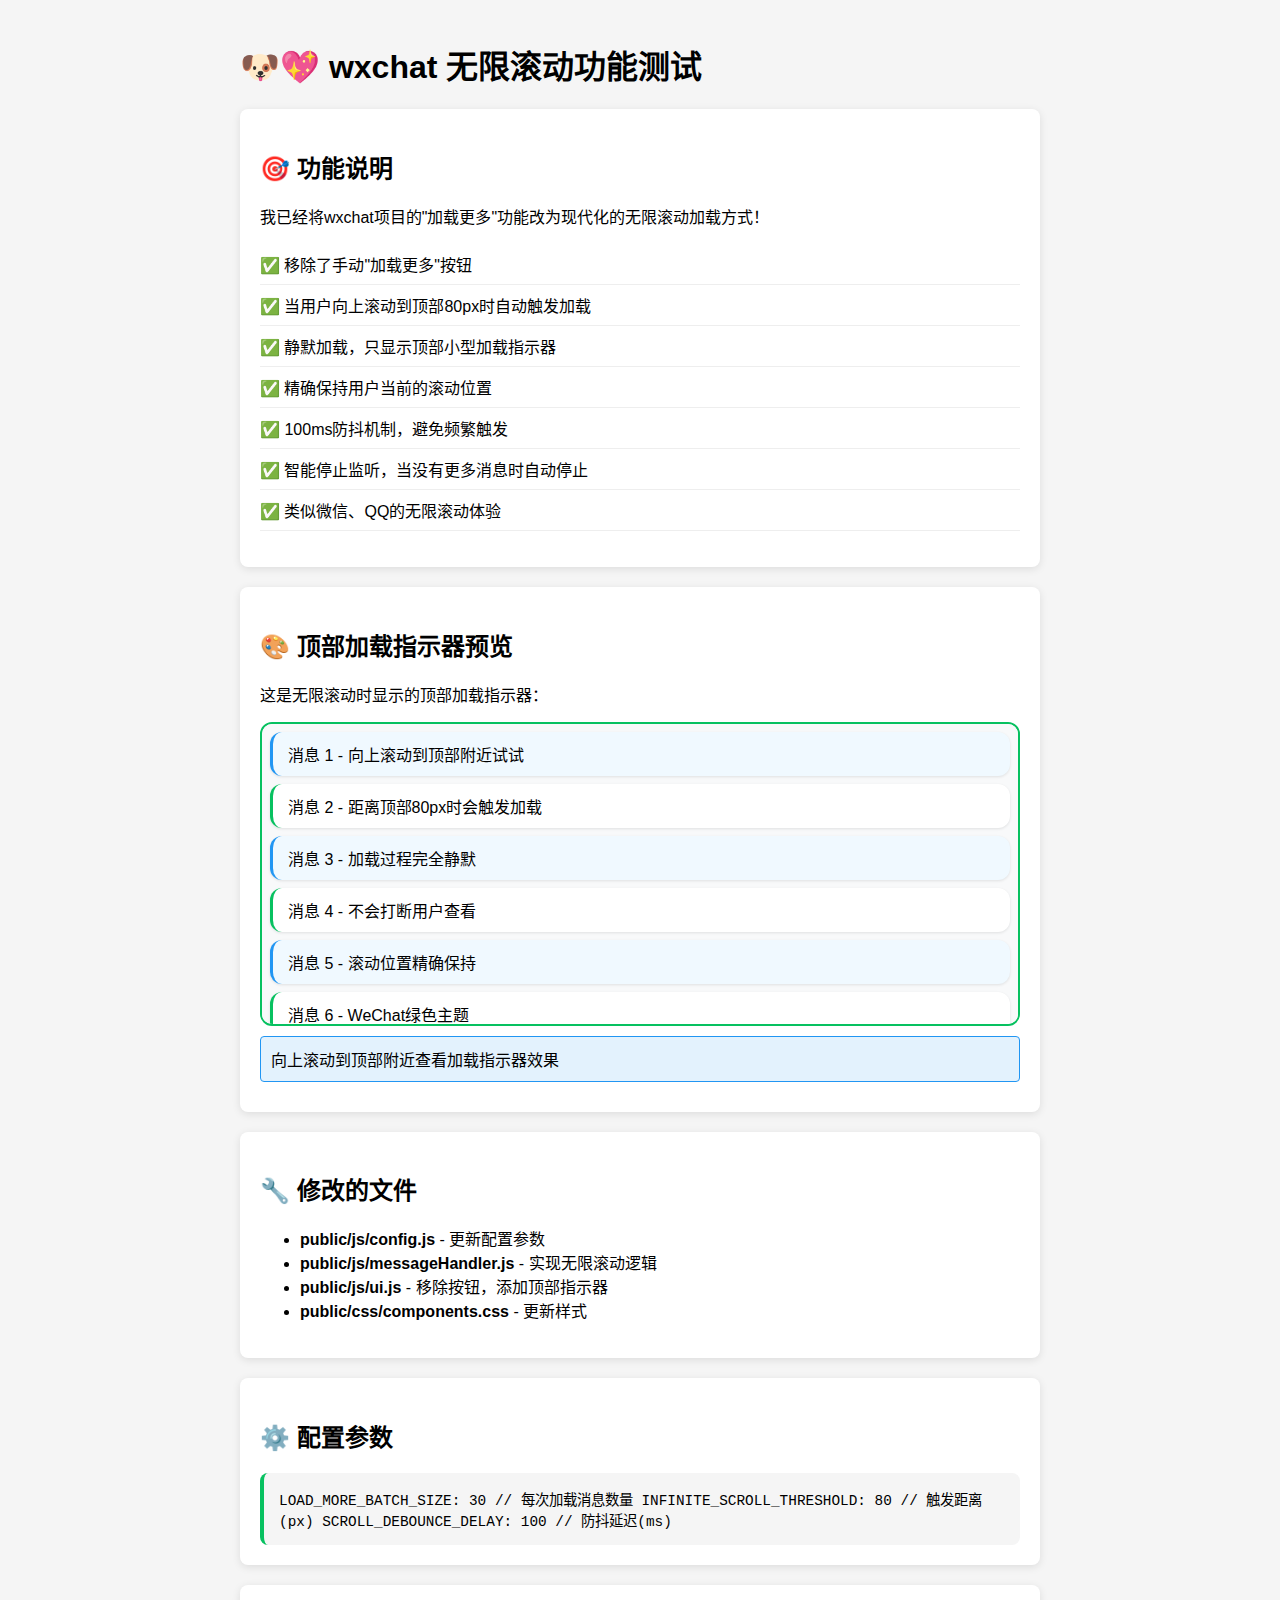
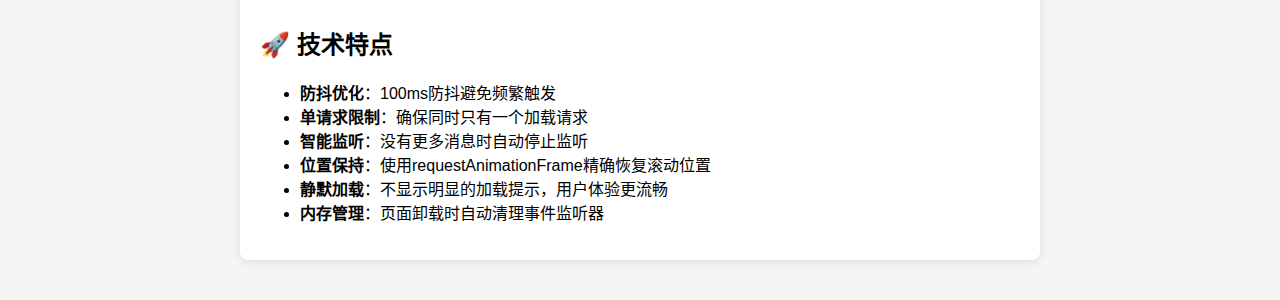
<file: test-infinite-scroll.html>
<!DOCTYPE html>
<html lang="zh-CN">
<head>
    <meta charset="UTF-8">
    <meta name="viewport" content="width=device-width, initial-scale=1.0">
    <title>测试无限滚动功能</title>
    <style>
        body {
            font-family: Arial, sans-serif;
            max-width: 800px;
            margin: 0 auto;
            padding: 20px;
            background: #f5f5f5;
        }
        .test-section {
            background: white;
            padding: 20px;
            margin: 20px 0;
            border-radius: 8px;
            box-shadow: 0 2px 8px rgba(0,0,0,0.1);
        }
        .demo-container {
            height: 300px;
            overflow-y: auto;
            border: 2px solid #07c160;
            border-radius: 12px;
            background: #f8f9fa;
            position: relative;
        }
        .top-loading-indicator {
            display: none;
            justify-content: center;
            align-items: center;
            padding: 0.75rem 0;
            margin-bottom: 0.5rem;
            background: linear-gradient(135deg, rgba(7, 193, 96, 0.05) 0%, rgba(26, 173, 25, 0.05) 100%);
            border-radius: 12px;
            border: 1px solid rgba(7, 193, 96, 0.1);
            backdrop-filter: blur(10px);
            opacity: 0;
            transition: opacity 0.3s ease;
        }
        .top-loading-indicator.fade-in {
            opacity: 1;
        }
        .top-loading-content {
            display: flex;
            align-items: center;
            gap: 0.5rem;
            color: #07c160;
            font-size: 0.85rem;
            font-weight: 500;
        }
        .top-loading-spinner {
            animation: spin 1s linear infinite;
            font-size: 1rem;
        }
        @keyframes spin {
            0% { transform: rotate(0deg); }
            100% { transform: rotate(360deg); }
        }
        .demo-message {
            padding: 10px 15px;
            margin: 8px;
            background: white;
            border-radius: 12px;
            border-left: 3px solid #07c160;
            box-shadow: 0 1px 3px rgba(0,0,0,0.1);
        }
        .demo-message:nth-child(even) {
            background: #f0f9ff;
            border-left-color: #2196f3;
        }
        .status {
            padding: 10px;
            margin: 10px 0;
            border-radius: 4px;
            background: #e3f2fd;
            border: 1px solid #2196f3;
        }
        .success {
            background: #e8f5e8;
            border-color: #4caf50;
            color: #2e7d32;
        }
        .info {
            background: #fff3e0;
            border-color: #ff9800;
            color: #e65100;
        }
        .feature-list {
            list-style: none;
            padding: 0;
        }
        .feature-list li {
            padding: 8px 0;
            border-bottom: 1px solid #eee;
        }
        .feature-list li:before {
            content: "✅ ";
            color: #4caf50;
            font-weight: bold;
        }
        .code-block {
            background: #f5f5f5;
            padding: 15px;
            border-radius: 8px;
            border-left: 4px solid #07c160;
            font-family: 'Consolas', 'Monaco', monospace;
            font-size: 0.9em;
            overflow-x: auto;
        }
    </style>
</head>
<body>
    <h1>🐶💖 wxchat 无限滚动功能测试</h1>
    
    <div class="test-section">
        <h2>🎯 功能说明</h2>
        <p>我已经将wxchat项目的"加载更多"功能改为现代化的无限滚动加载方式！</p>
        
        <ul class="feature-list">
            <li>移除了手动"加载更多"按钮</li>
            <li>当用户向上滚动到顶部80px时自动触发加载</li>
            <li>静默加载，只显示顶部小型加载指示器</li>
            <li>精确保持用户当前的滚动位置</li>
            <li>100ms防抖机制，避免频繁触发</li>
            <li>智能停止监听，当没有更多消息时自动停止</li>
            <li>类似微信、QQ的无限滚动体验</li>
        </ul>
    </div>

    <div class="test-section">
        <h2>🎨 顶部加载指示器预览</h2>
        <p>这是无限滚动时显示的顶部加载指示器：</p>
        
        <div class="demo-container">
            <div class="top-loading-indicator" id="demoIndicator">
                <div class="top-loading-content">
                    <div class="top-loading-spinner">⏳</div>
                    <span class="top-loading-text">加载历史消息中...</span>
                </div>
            </div>
            
            <div class="demo-message">消息 1 - 向上滚动到顶部附近试试</div>
            <div class="demo-message">消息 2 - 距离顶部80px时会触发加载</div>
            <div class="demo-message">消息 3 - 加载过程完全静默</div>
            <div class="demo-message">消息 4 - 不会打断用户查看</div>
            <div class="demo-message">消息 5 - 滚动位置精确保持</div>
            <div class="demo-message">消息 6 - WeChat绿色主题</div>
            <div class="demo-message">消息 7 - 现代化体验</div>
            <div class="demo-message">消息 8 - 性能优化</div>
            <div class="demo-message">消息 9 - 防抖机制</div>
            <div class="demo-message">消息 10 - 智能停止</div>
        </div>
        
        <div id="scrollStatus" class="status">向上滚动到顶部附近查看加载指示器效果</div>
    </div>

    <div class="test-section">
        <h2>🔧 修改的文件</h2>
        <ul>
            <li><strong>public/js/config.js</strong> - 更新配置参数</li>
            <li><strong>public/js/messageHandler.js</strong> - 实现无限滚动逻辑</li>
            <li><strong>public/js/ui.js</strong> - 移除按钮，添加顶部指示器</li>
            <li><strong>public/css/components.css</strong> - 更新样式</li>
        </ul>
    </div>

    <div class="test-section">
        <h2>⚙️ 配置参数</h2>
        <div class="code-block">
LOAD_MORE_BATCH_SIZE: 30        // 每次加载消息数量
INFINITE_SCROLL_THRESHOLD: 80   // 触发距离(px)
SCROLL_DEBOUNCE_DELAY: 100      // 防抖延迟(ms)
        </div>
    </div>

    <div class="test-section">
        <h2>🚀 技术特点</h2>
        <ul>
            <li><strong>防抖优化</strong>：100ms防抖避免频繁触发</li>
            <li><strong>单请求限制</strong>：确保同时只有一个加载请求</li>
            <li><strong>智能监听</strong>：没有更多消息时自动停止监听</li>
            <li><strong>位置保持</strong>：使用requestAnimationFrame精确恢复滚动位置</li>
            <li><strong>静默加载</strong>：不显示明显的加载提示，用户体验更流畅</li>
            <li><strong>内存管理</strong>：页面卸载时自动清理事件监听器</li>
        </ul>
    </div>

    <script>
        // 模拟无限滚动效果
        const demoContainer = document.querySelector('.demo-container');
        const demoIndicator = document.getElementById('demoIndicator');
        const scrollStatus = document.getElementById('scrollStatus');
        
        let isLoading = false;
        
        demoContainer.addEventListener('scroll', function() {
            const scrollTop = this.scrollTop;
            const threshold = 80;
            
            if (scrollTop <= threshold && !isLoading) {
                // 显示加载指示器
                demoIndicator.style.display = 'flex';
                requestAnimationFrame(() => {
                    demoIndicator.classList.add('fade-in');
                });
                
                scrollStatus.className = 'status info';
                scrollStatus.textContent = '🔄 触发无限滚动！正在模拟加载历史消息...';
                isLoading = true;
                
                // 模拟加载过程
                setTimeout(() => {
                    demoIndicator.style.display = 'none';
                    demoIndicator.classList.remove('fade-in');
                    scrollStatus.className = 'status success';
                    scrollStatus.textContent = '✅ 加载完成！在实际应用中，这里会静默加载30条历史消息。';
                    isLoading = false;
                }, 1500);
            } else if (scrollTop > threshold) {
                scrollStatus.className = 'status';
                scrollStatus.textContent = `📏 当前距离顶部: ${scrollTop}px (需要 ≤ ${threshold}px 才触发)`;
            }
        });
    </script>
</body>
</html>
</file>
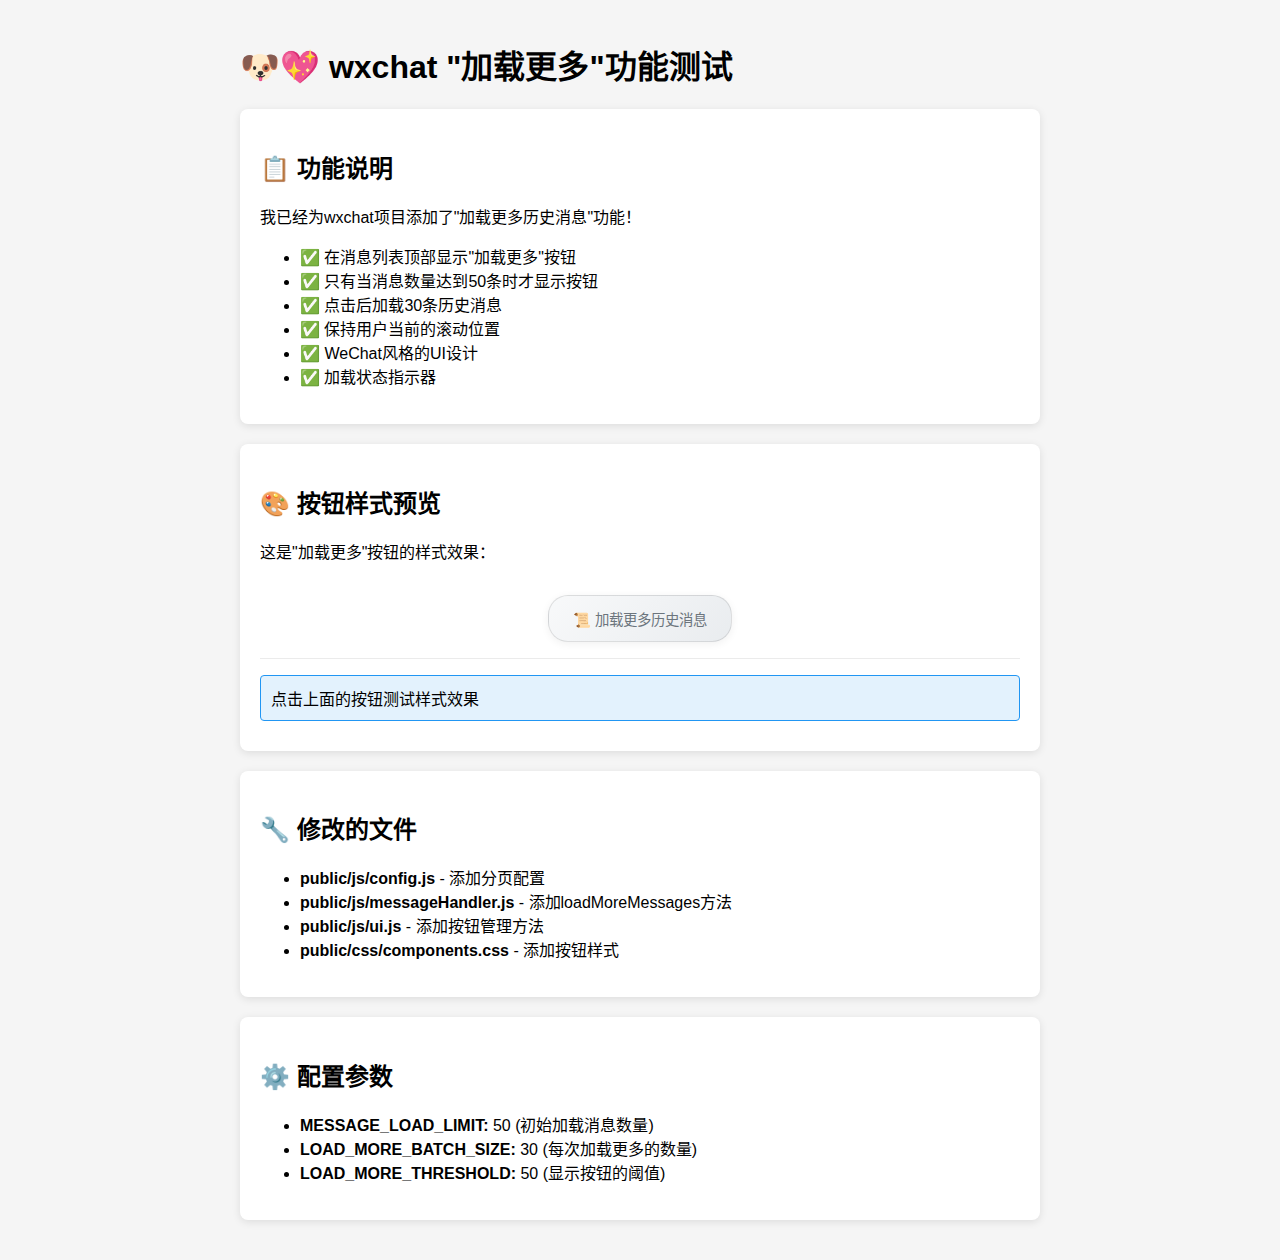
<file: test-load-more.html>
<!DOCTYPE html>
<html lang="zh-CN">
<head>
    <meta charset="UTF-8">
    <meta name="viewport" content="width=device-width, initial-scale=1.0">
    <title>测试加载更多功能</title>
    <style>
        body {
            font-family: Arial, sans-serif;
            max-width: 800px;
            margin: 0 auto;
            padding: 20px;
            background: #f5f5f5;
        }
        .test-section {
            background: white;
            padding: 20px;
            margin: 20px 0;
            border-radius: 8px;
            box-shadow: 0 2px 8px rgba(0,0,0,0.1);
        }
        .load-more-button {
            display: flex;
            justify-content: center;
            padding: 1rem 0;
            margin-bottom: 1rem;
            border-bottom: 1px solid rgba(0, 0, 0, 0.08);
        }
        .load-more-btn {
            background: linear-gradient(135deg, #f8f9fa 0%, #e9ecef 100%);
            color: #6c757d;
            border: 1px solid rgba(0, 0, 0, 0.1);
            padding: 0.75rem 1.5rem;
            border-radius: 20px;
            cursor: pointer;
            font-size: 0.9rem;
            font-weight: 500;
            transition: all 0.3s cubic-bezier(0.25, 0.46, 0.45, 0.94);
            display: flex;
            align-items: center;
            gap: 0.5rem;
            box-shadow: 0 2px 8px rgba(0, 0, 0, 0.06);
        }
        .load-more-btn:hover {
            background: linear-gradient(135deg, #07c160 0%, #1aad19 100%);
            color: white;
            border-color: #07c160;
            transform: translateY(-2px);
            box-shadow: 0 4px 16px rgba(7, 193, 96, 0.2);
        }
        .load-more-btn:disabled {
            opacity: 0.6;
            cursor: not-allowed;
            transform: none;
        }
        .load-more-loading {
            animation: spin 1s linear infinite;
        }
        @keyframes spin {
            0% { transform: rotate(0deg); }
            100% { transform: rotate(360deg); }
        }
        .status {
            padding: 10px;
            margin: 10px 0;
            border-radius: 4px;
            background: #e3f2fd;
            border: 1px solid #2196f3;
        }
        .success {
            background: #e8f5e8;
            border-color: #4caf50;
            color: #2e7d32;
        }
        .error {
            background: #ffebee;
            border-color: #f44336;
            color: #c62828;
        }
    </style>
</head>
<body>
    <h1>🐶💖 wxchat "加载更多"功能测试</h1>
    
    <div class="test-section">
        <h2>📋 功能说明</h2>
        <p>我已经为wxchat项目添加了"加载更多历史消息"功能！</p>
        <ul>
            <li>✅ 在消息列表顶部显示"加载更多"按钮</li>
            <li>✅ 只有当消息数量达到50条时才显示按钮</li>
            <li>✅ 点击后加载30条历史消息</li>
            <li>✅ 保持用户当前的滚动位置</li>
            <li>✅ WeChat风格的UI设计</li>
            <li>✅ 加载状态指示器</li>
        </ul>
    </div>

    <div class="test-section">
        <h2>🎨 按钮样式预览</h2>
        <p>这是"加载更多"按钮的样式效果：</p>
        
        <div class="load-more-button">
            <button class="load-more-btn" onclick="testLoadMore()">
                <span class="load-more-text">📜 加载更多历史消息</span>
                <span class="load-more-loading" style="display: none;">⏳ 加载中...</span>
            </button>
        </div>
        
        <div id="status" class="status">点击上面的按钮测试样式效果</div>
    </div>

    <div class="test-section">
        <h2>🔧 修改的文件</h2>
        <ul>
            <li><strong>public/js/config.js</strong> - 添加分页配置</li>
            <li><strong>public/js/messageHandler.js</strong> - 添加loadMoreMessages方法</li>
            <li><strong>public/js/ui.js</strong> - 添加按钮管理方法</li>
            <li><strong>public/css/components.css</strong> - 添加按钮样式</li>
        </ul>
    </div>

    <div class="test-section">
        <h2>⚙️ 配置参数</h2>
        <ul>
            <li><strong>MESSAGE_LOAD_LIMIT:</strong> 50 (初始加载消息数量)</li>
            <li><strong>LOAD_MORE_BATCH_SIZE:</strong> 30 (每次加载更多的数量)</li>
            <li><strong>LOAD_MORE_THRESHOLD:</strong> 50 (显示按钮的阈值)</li>
        </ul>
    </div>

    <script>
        function testLoadMore() {
            const button = document.querySelector('.load-more-btn');
            const textSpan = document.querySelector('.load-more-text');
            const loadingSpan = document.querySelector('.load-more-loading');
            const status = document.getElementById('status');
            
            // 显示加载状态
            textSpan.style.display = 'none';
            loadingSpan.style.display = 'inline';
            button.disabled = true;
            status.className = 'status';
            status.textContent = '正在模拟加载更多消息...';
            
            // 模拟加载过程
            setTimeout(() => {
                textSpan.style.display = 'inline';
                loadingSpan.style.display = 'none';
                button.disabled = false;
                status.className = 'status success';
                status.textContent = '✅ 加载完成！在实际应用中，这里会加载30条历史消息。';
            }, 2000);
        }
    </script>
</body>
</html>
</file>
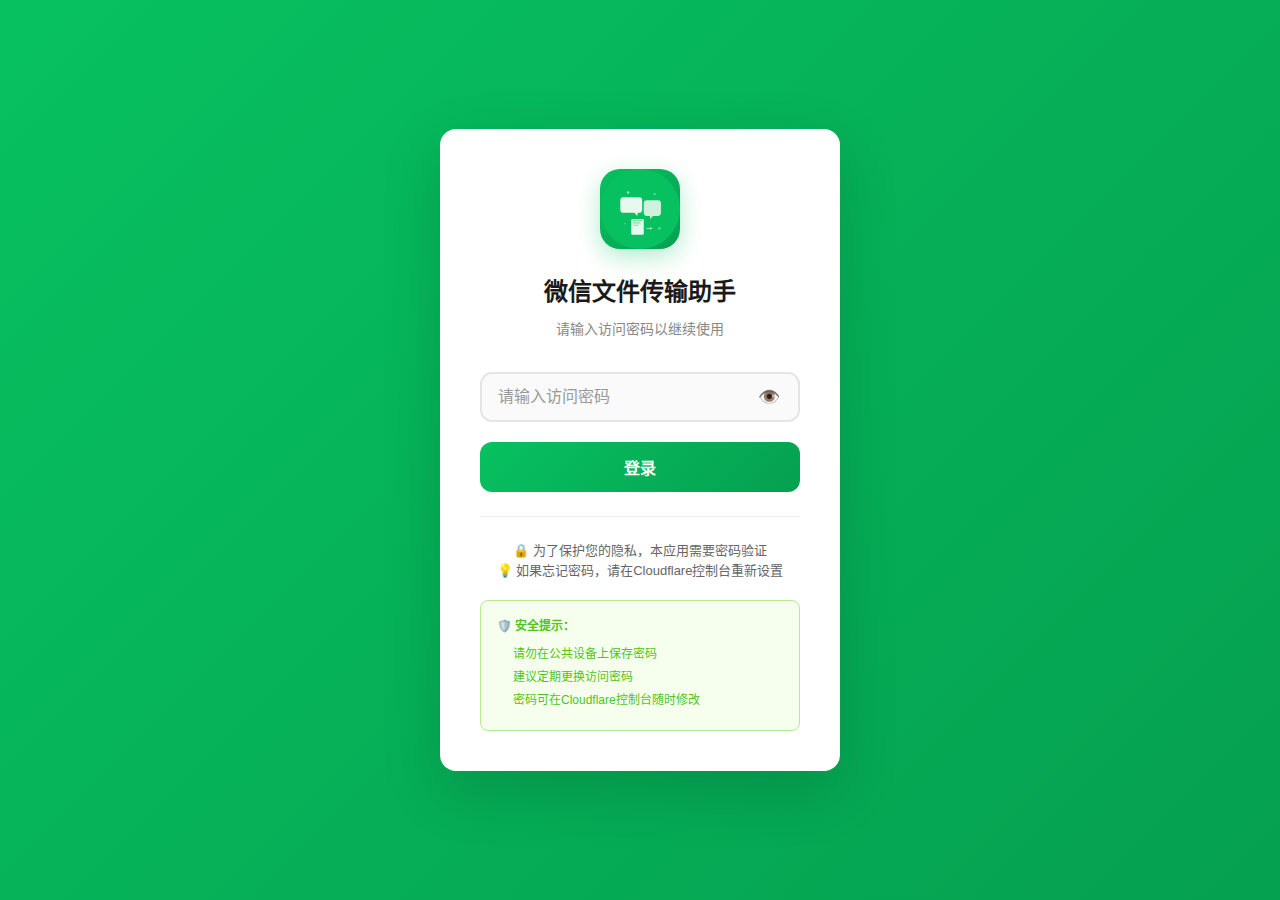
<file: public/login.html>
<!DOCTYPE html>
<html lang="zh-CN">
<head>
    <meta charset="UTF-8">
    <meta name="viewport" content="width=device-width, initial-scale=1.0, user-scalable=no">
    <title>登录 - 微信文件传输助手</title>
    
    <!-- iOS Safari 优化 -->
    <meta name="apple-mobile-web-app-capable" content="yes">
    <meta name="apple-mobile-web-app-status-bar-style" content="default">
    <meta name="apple-mobile-web-app-title" content="微信文件传输助手">
    <meta name="format-detection" content="telephone=no">
    
    <!-- PWA Manifest -->
    <link rel="manifest" href="./manifest.json">

    <!-- Favicon -->
    <link rel="icon" type="image/svg+xml" href="data:image/svg+xml,<svg xmlns='http://www.w3.org/2000/svg' viewBox='0 0 100 100'><text y='.9em' font-size='90'>💬</text></svg>">
    <link rel="icon" type="image/png" sizes="32x32" href="./icons/ios/32.png">
    <link rel="icon" type="image/png" sizes="16x16" href="./icons/ios/16.png">

    <!-- Apple Touch Icons -->
    <link rel="apple-touch-icon" sizes="180x180" href="./icons/ios/180.png">

    <!-- PWA Meta Tags -->
    <meta name="theme-color" content="#07c160">
    <meta name="background-color" content="#ffffff">

    <meta name="description" content="微信文件传输助手 - 安全登录">
    <meta name="keywords" content="文件传输,微信,登录,安全,PWA">
    
    <!-- 样式文件 -->
    <link rel="stylesheet" href="./css/reset.css">
    <link rel="stylesheet" href="./css/auth.css">
</head>
<body>
    <div class="auth-container">
        <div class="auth-card">
            <!-- 应用图标 -->
            <div class="auth-icon">
                <img src="./icons/icon.svg" alt="微信文件传输助手" class="auth-icon-img">
            </div>
            
            <!-- 标题 -->
            <h1 class="auth-title">微信文件传输助手</h1>
            <p class="auth-subtitle">请输入访问密码以继续使用</p>
            
            <!-- 登录表单 -->
            <form class="auth-form" id="loginForm">
                <div class="auth-input-group">
                    <input 
                        type="password" 
                        id="passwordInput" 
                        class="auth-input" 
                        placeholder="请输入访问密码"
                        autocomplete="current-password"
                        required
                    >
                    <button type="button" class="password-toggle" id="passwordToggle">
                        👁️
                    </button>
                </div>
                
                <button type="submit" class="auth-button" id="loginButton">
                    登录
                </button>
            </form>
            
            <!-- 错误消息 -->
            <div class="auth-error" id="errorMessage" style="display: none;"></div>
            
            <!-- 警告消息 -->
            <div class="auth-warning" id="warningMessage" style="display: none;"></div>
            
            <!-- 帮助信息 -->
            <div class="auth-help">
                <p>🔒 为了保护您的隐私，本应用需要密码验证</p>
                <p>💡 如果忘记密码，请在Cloudflare控制台重新设置</p>
            </div>
            
            <!-- 安全提示 -->
            <div class="security-tips">
                <strong>🛡️ 安全提示：</strong>
                <ul>
                    <li>请勿在公共设备上保存密码</li>
                    <li>建议定期更换访问密码</li>
                    <li>密码可在Cloudflare控制台随时修改</li>
                </ul>
            </div>
        </div>
    </div>

    <!-- JavaScript -->
    <script src="./js/config.js"></script>
    <script src="./js/utils.js"></script>
    <script src="./js/auth.js"></script>
    
    <script>
        // 页面加载完成后初始化
        document.addEventListener('DOMContentLoaded', () => {
            Auth.initLoginPage();
        });
    </script>
</body>
</html>
</file>
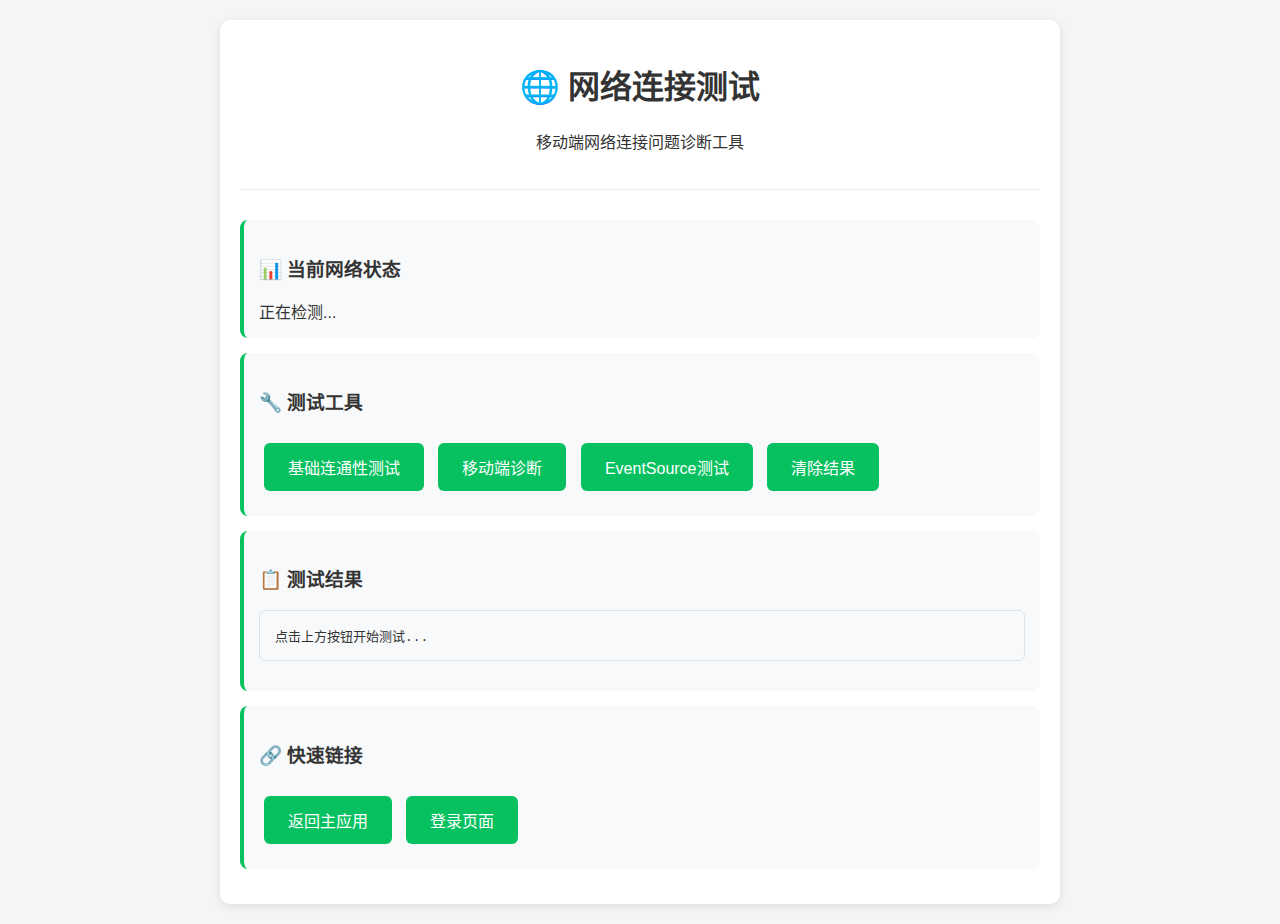
<file: public/network-test.html>
<!DOCTYPE html>
<html lang="zh-CN">
<head>
    <meta charset="UTF-8">
    <meta name="viewport" content="width=device-width, initial-scale=1.0">
    <title>网络连接测试 - 微信文件传输助手</title>
    <style>
        body {
            font-family: -apple-system, BlinkMacSystemFont, 'Segoe UI', Roboto, sans-serif;
            margin: 0;
            padding: 20px;
            background: #f5f5f5;
            color: #333;
        }
        
        .container {
            max-width: 800px;
            margin: 0 auto;
            background: white;
            border-radius: 10px;
            padding: 20px;
            box-shadow: 0 2px 10px rgba(0,0,0,0.1);
        }
        
        .header {
            text-align: center;
            margin-bottom: 30px;
            padding-bottom: 20px;
            border-bottom: 1px solid #eee;
        }
        
        .status-card {
            background: #f8f9fa;
            border-radius: 8px;
            padding: 15px;
            margin: 15px 0;
            border-left: 4px solid #07c160;
        }
        
        .test-button {
            background: #07c160;
            color: white;
            border: none;
            padding: 12px 24px;
            border-radius: 6px;
            cursor: pointer;
            font-size: 16px;
            margin: 10px 5px;
            transition: background 0.3s;
        }
        
        .test-button:hover {
            background: #06ad56;
        }
        
        .test-button:disabled {
            background: #ccc;
            cursor: not-allowed;
        }
        
        .result-area {
            background: #f8f9fa;
            border: 1px solid #dee2e6;
            border-radius: 6px;
            padding: 15px;
            margin: 15px 0;
            font-family: monospace;
            white-space: pre-wrap;
            max-height: 400px;
            overflow-y: auto;
        }
        
        .indicator {
            display: inline-block;
            width: 12px;
            height: 12px;
            border-radius: 50%;
            margin-right: 8px;
        }
        
        .indicator.online { background: #28a745; }
        .indicator.offline { background: #dc3545; }
        .indicator.unknown { background: #ffc107; }
        
        .mobile-info {
            background: #e3f2fd;
            border-left: 4px solid #2196f3;
            padding: 15px;
            margin: 15px 0;
            border-radius: 0 6px 6px 0;
        }
    </style>
</head>
<body>
    <div class="container">
        <div class="header">
            <h1>🌐 网络连接测试</h1>
            <p>移动端网络连接问题诊断工具</p>
        </div>
        
        <div class="status-card">
            <h3>📊 当前网络状态</h3>
            <div id="networkStatus">正在检测...</div>
        </div>
        
        <div class="mobile-info" id="mobileInfo" style="display: none;">
            <h3>📱 移动端信息</h3>
            <div id="mobileDetails"></div>
        </div>
        
        <div class="status-card">
            <h3>🔧 测试工具</h3>
            <button class="test-button" onclick="runBasicTest()">基础连通性测试</button>
            <button class="test-button" onclick="runMobileDiagnosis()">移动端诊断</button>
            <button class="test-button" onclick="testEventSource()">EventSource测试</button>
            <button class="test-button" onclick="clearResults()">清除结果</button>
        </div>
        
        <div class="status-card">
            <h3>📋 测试结果</h3>
            <div class="result-area" id="testResults">点击上方按钮开始测试...</div>
        </div>
        
        <div class="status-card">
            <h3>🔗 快速链接</h3>
            <a href="/" class="test-button" style="text-decoration: none; display: inline-block;">返回主应用</a>
            <a href="/login.html" class="test-button" style="text-decoration: none; display: inline-block;">登录页面</a>
        </div>
    </div>

    <!-- JavaScript -->
    <script src="./js/config.js"></script>
    <script src="./js/utils.js"></script>
    <script src="./js/networkManager.js"></script>
    
    <script>
        let testResults = '';
        
        // 页面加载完成后初始化
        document.addEventListener('DOMContentLoaded', () => {
            updateNetworkStatus();
            checkMobileDevice();
            
            // 监听网络状态变化
            if (typeof NetworkManager !== 'undefined') {
                NetworkManager.on('statusChange', updateNetworkStatus);
                NetworkManager.on('qualityChange', updateNetworkStatus);
            }
            
            // 定期更新状态
            setInterval(updateNetworkStatus, 5000);
        });
        
        // 更新网络状态显示
        function updateNetworkStatus() {
            const statusDiv = document.getElementById('networkStatus');
            
            if (typeof NetworkManager !== 'undefined') {
                const status = NetworkManager.getStatus();
                
                const indicator = status.isOnline ? 'online' : 'offline';
                const statusText = status.isOnline ? '在线' : '离线';
                const quality = status.quality || 'unknown';
                
                statusDiv.innerHTML = `
                    <div><span class="indicator ${indicator}"></span><strong>连接状态:</strong> ${statusText}</div>
                    <div style="margin-top: 8px;"><strong>网络质量:</strong> ${quality}</div>
                    <div style="margin-top: 8px;"><strong>设备类型:</strong> ${status.isMobile ? '移动端' : '桌面端'}</div>
                    <div style="margin-top: 8px;"><strong>PWA模式:</strong> ${status.isPWA ? '是' : '否'}</div>
                    <div style="margin-top: 8px;"><strong>最后检测:</strong> ${new Date().toLocaleTimeString()}</div>
                `;
            } else {
                statusDiv.innerHTML = `
                    <div><span class="indicator unknown"></span><strong>NetworkManager未加载</strong></div>
                    <div style="margin-top: 8px;">浏览器状态: ${navigator.onLine ? '在线' : '离线'}</div>
                `;
            }
        }
        
        // 检查移动设备信息
        function checkMobileDevice() {
            const isMobile = /Mobile|Android|iPhone|iPad|iPod|BlackBerry|IEMobile|Opera Mini/i.test(navigator.userAgent);
            
            if (isMobile) {
                const mobileInfo = document.getElementById('mobileInfo');
                const mobileDetails = document.getElementById('mobileDetails');
                
                mobileInfo.style.display = 'block';
                
                let details = `
                    <div><strong>User Agent:</strong> ${navigator.userAgent}</div>
                    <div style="margin-top: 8px;"><strong>屏幕尺寸:</strong> ${screen.width}x${screen.height}</div>
                    <div style="margin-top: 8px;"><strong>视口尺寸:</strong> ${window.innerWidth}x${window.innerHeight}</div>
                `;
                
                if (navigator.connection) {
                    details += `
                        <div style="margin-top: 8px;"><strong>网络类型:</strong> ${navigator.connection.effectiveType}</div>
                        <div style="margin-top: 8px;"><strong>下行速度:</strong> ${navigator.connection.downlink} Mbps</div>
                        <div style="margin-top: 8px;"><strong>往返时间:</strong> ${navigator.connection.rtt} ms</div>
                    `;
                }
                
                mobileDetails.innerHTML = details;
            }
        }
        
        // 基础连通性测试
        async function runBasicTest() {
            addResult('🔍 开始基础连通性测试...\n');
            
            try {
                const startTime = Date.now();
                const response = await fetch('/api/messages?limit=1', {
                    method: 'GET',
                    cache: 'no-cache'
                });
                const endTime = Date.now();
                
                const latency = endTime - startTime;
                
                if (response.ok) {
                    addResult(`✅ 基础连通性测试通过\n   延迟: ${latency}ms\n   状态: ${response.status}\n\n`);
                } else {
                    addResult(`❌ 基础连通性测试失败\n   状态: ${response.status}\n   延迟: ${latency}ms\n\n`);
                }
            } catch (error) {
                addResult(`❌ 基础连通性测试失败\n   错误: ${error.message}\n\n`);
            }
        }
        
        // 移动端诊断
        async function runMobileDiagnosis() {
            if (typeof NetworkManager === 'undefined') {
                addResult('❌ NetworkManager未加载，无法进行移动端诊断\n\n');
                return;
            }
            
            addResult('📱 开始移动端网络诊断...\n');
            
            try {
                const diagnosis = await NetworkManager.diagnoseMobileNetwork();
                
                if (diagnosis.error) {
                    addResult(`❌ 诊断失败: ${diagnosis.error}\n\n`);
                    return;
                }
                
                const report = NetworkManager.generateDiagnosisReport(diagnosis);
                addResult(report + '\n\n');
                
            } catch (error) {
                addResult(`❌ 移动端诊断失败: ${error.message}\n\n`);
            }
        }
        
        // EventSource测试
        function testEventSource() {
            addResult('🔗 开始EventSource连接测试...\n');
            
            if (typeof EventSource === 'undefined') {
                addResult('❌ 浏览器不支持EventSource\n\n');
                return;
            }
            
            try {
                const eventSource = new EventSource('/api/events?test=1');
                let connected = false;
                
                const timeout = setTimeout(() => {
                    if (!connected) {
                        eventSource.close();
                        addResult('⏰ EventSource连接超时\n\n');
                    }
                }, 10000);
                
                eventSource.addEventListener('connection', () => {
                    connected = true;
                    clearTimeout(timeout);
                    addResult('✅ EventSource连接成功\n');
                    
                    setTimeout(() => {
                        eventSource.close();
                        addResult('🔌 EventSource连接已关闭\n\n');
                    }, 2000);
                });
                
                eventSource.onerror = (error) => {
                    clearTimeout(timeout);
                    addResult(`❌ EventSource连接失败\n   ReadyState: ${eventSource.readyState}\n\n`);
                    eventSource.close();
                };
                
            } catch (error) {
                addResult(`❌ EventSource测试失败: ${error.message}\n\n`);
            }
        }
        
        // 添加测试结果
        function addResult(text) {
            testResults += text;
            document.getElementById('testResults').textContent = testResults;
            
            // 滚动到底部
            const resultArea = document.getElementById('testResults');
            resultArea.scrollTop = resultArea.scrollHeight;
        }
        
        // 清除结果
        function clearResults() {
            testResults = '';
            document.getElementById('testResults').textContent = '点击上方按钮开始测试...';
        }
    </script>
</body>
</html>
</file>
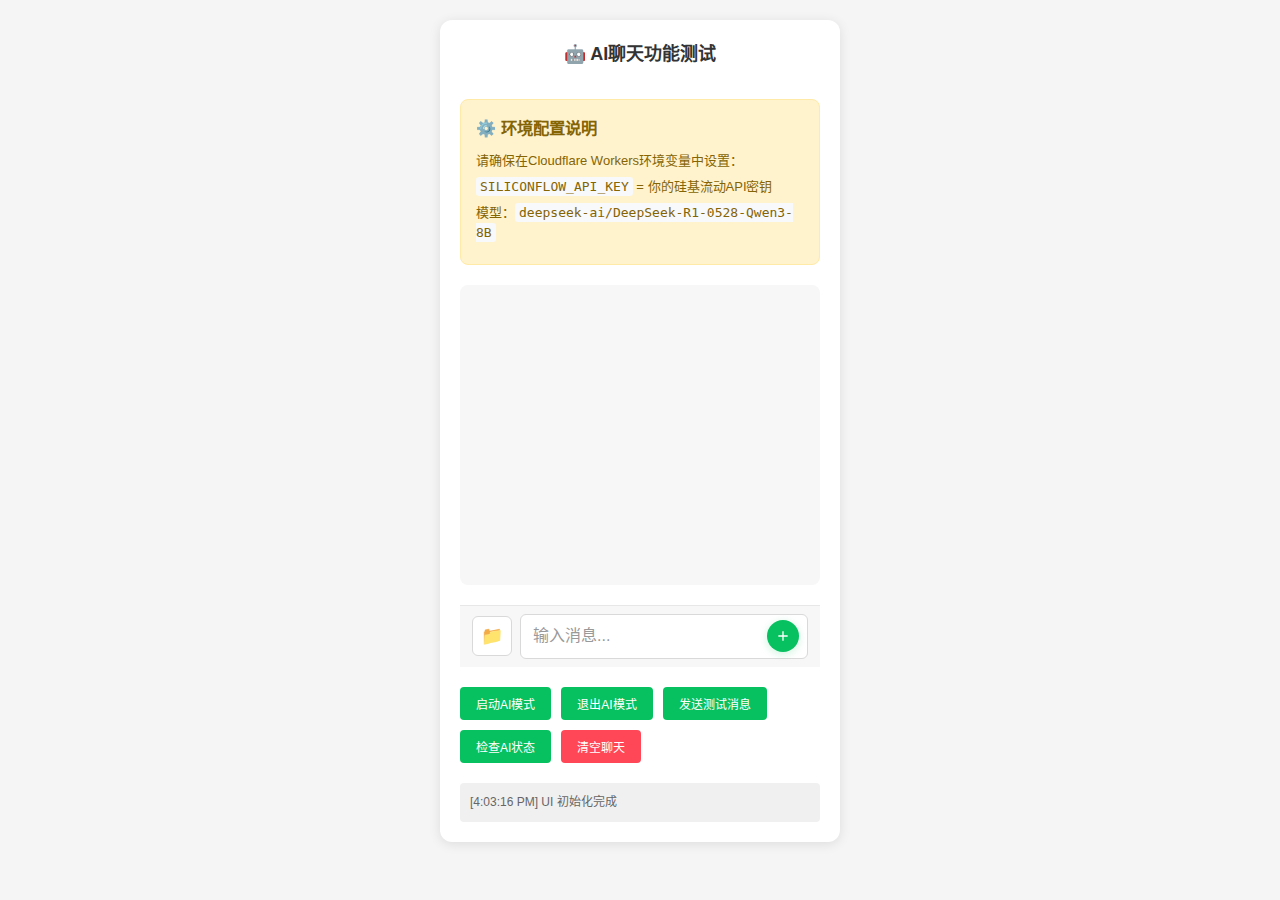
<file: public/test-ai-chat.html>
<!DOCTYPE html>
<html lang="zh-CN">
<head>
    <meta charset="UTF-8">
    <meta name="viewport" content="width=device-width, initial-scale=1.0">
    <title>AI聊天功能测试</title>
    
    <!-- 样式文件 -->
    <link rel="stylesheet" href="./css/reset.css">
    <link rel="stylesheet" href="./css/main.css">
    <link rel="stylesheet" href="./css/components.css">
    <link rel="stylesheet" href="./css/functionComponents.css">
    <link rel="stylesheet" href="./css/aiChat.css">
    <link rel="stylesheet" href="./css/responsive.css">
    
    <style>
        body {
            padding: 20px;
            background: #f5f5f5;
            font-family: -apple-system, BlinkMacSystemFont, 'Segoe UI', Roboto, sans-serif;
        }
        
        .test-container {
            max-width: 400px;
            margin: 0 auto;
            background: white;
            border-radius: 12px;
            padding: 20px;
            box-shadow: 0 2px 12px rgba(0,0,0,0.1);
        }
        
        .test-title {
            text-align: center;
            color: #333;
            margin-bottom: 30px;
            font-size: 18px;
        }
        
        .demo-chat {
            background: #f7f7f7;
            border-radius: 8px;
            padding: 20px;
            margin-bottom: 20px;
            min-height: 300px;
            max-height: 400px;
            overflow-y: auto;
        }
        
        .test-buttons {
            display: flex;
            gap: 10px;
            margin: 20px 0;
            flex-wrap: wrap;
        }
        
        .test-btn {
            padding: 8px 16px;
            background: #07c160;
            color: white;
            border: none;
            border-radius: 4px;
            cursor: pointer;
            font-size: 12px;
        }
        
        .test-btn:hover {
            background: #06ad56;
        }
        
        .test-btn.danger {
            background: #ff4757;
        }
        
        .test-btn.danger:hover {
            background: #ff3838;
        }
        
        .status-info {
            background: #f0f0f0;
            padding: 10px;
            border-radius: 4px;
            font-size: 12px;
            color: #666;
            margin-top: 10px;
            white-space: pre-wrap;
        }
        
        .env-config {
            background: #fff3cd;
            border: 1px solid #ffeaa7;
            padding: 15px;
            border-radius: 8px;
            margin-bottom: 20px;
        }
        
        .env-config h3 {
            margin: 0 0 10px 0;
            color: #856404;
        }
        
        .env-config p {
            margin: 5px 0;
            font-size: 13px;
            color: #856404;
        }
        
        .env-config code {
            background: #f8f9fa;
            padding: 2px 4px;
            border-radius: 3px;
            font-family: monospace;
        }
    </style>
</head>
<body>
    <div class="test-container">
        <h1 class="test-title">🤖 AI聊天功能测试</h1>
        
        <div class="env-config">
            <h3>⚙️ 环境配置说明</h3>
            <p>请确保在Cloudflare Workers环境变量中设置：</p>
            <p><code>SILICONFLOW_API_KEY</code> = 你的硅基流动API密钥</p>
            <p>模型：<code>deepseek-ai/DeepSeek-R1-0528-Qwen3-8B</code></p>
        </div>
        
        <!-- AI模式指示器占位 -->
        <div id="aiModeIndicator" class="ai-mode-indicator hidden">
            <div class="ai-indicator-content">
                <div class="ai-indicator-icon">🤖</div>
                <div class="ai-indicator-text">AI对话模式</div>
                <button class="ai-indicator-close" id="aiModeClose">
                    <svg viewBox="0 0 24 24" width="16" height="16">
                        <path fill="currentColor" d="M19,6.41L17.59,5L12,10.59L6.41,5L5,6.41L10.59,12L5,17.59L6.41,19L12,13.41L17.59,19L19,17.59L13.41,12L19,6.41Z"/>
                    </svg>
                </button>
            </div>
        </div>
        
        <div class="demo-chat" id="messageList">
            <!-- AI消息将在这里显示 -->
        </div>
        
        <!-- 模拟微信输入区域 -->
        <div class="input-container">
            <form class="message-input" id="messageForm">
                <div class="input-wrapper">
                    <button type="button" class="file-button" id="fileButton" title="上传文件">
                        📁
                    </button>
                    <div class="input-field-container">
                        <textarea
                            id="messageText"
                            placeholder="输入消息..."
                            rows="1"
                        ></textarea>
                        <button type="button" class="function-button" id="functionButton">
                            <svg class="function-icon" viewBox="0 0 24 24" width="16" height="16">
                                <path fill="currentColor" d="M19,13H13V19H11V13H5V11H11V5H13V11H19V13Z"/>
                            </svg>
                        </button>
                        <button type="submit" class="send-button" id="sendButton">
                            <svg class="send-icon" viewBox="0 0 24 24" width="16" height="16">
                                <path fill="currentColor" d="M2,21L23,12L2,3V10L17,12L2,14V21Z"/>
                            </svg>
                        </button>
                    </div>
                </div>
            </form>
        </div>
        
        <div class="test-buttons">
            <button class="test-btn" onclick="startAIMode()">启动AI模式</button>
            <button class="test-btn" onclick="exitAIMode()">退出AI模式</button>
            <button class="test-btn" onclick="sendTestMessage()">发送测试消息</button>
            <button class="test-btn" onclick="checkAIStatus()">检查AI状态</button>
            <button class="test-btn danger" onclick="clearChat()">清空聊天</button>
        </div>
        
        <div class="status-info" id="statusInfo">
            等待操作...
        </div>
    </div>

    <!-- 隐藏的文件输入 -->
    <input type="file" id="fileInput" style="display: none;" multiple>

    <!-- JavaScript 模块 -->
    <script src="./js/config.js"></script>
    <script src="./js/utils.js"></script>
    <script src="./js/components/functionButton.js"></script>
    <script src="./js/components/functionMenu.js"></script>
    <script src="./js/services/aiService.js"></script>
    <script src="./js/components/aiChatComponent.js"></script>
    
    <script>
        // 模拟认证token
        localStorage.setItem('authToken', 'test-token-for-ai-demo');
        
        // 状态显示
        function updateStatus(message) {
            const statusInfo = document.getElementById('statusInfo');
            const timestamp = new Date().toLocaleTimeString();
            statusInfo.textContent = `[${timestamp}] ${message}`;
        }
        
        // 测试函数
        function startAIMode() {
            if (window.AIChatComponent) {
                window.AIChatComponent.enterAIMode();
                updateStatus('AI模式已启动');
            } else {
                updateStatus('错误: AI聊天组件未找到');
            }
        }
        
        function exitAIMode() {
            if (window.AIChatComponent) {
                window.AIChatComponent.exitAIMode();
                updateStatus('AI模式已退出');
            } else {
                updateStatus('错误: AI聊天组件未找到');
            }
        }
        
        function sendTestMessage() {
            const messageText = document.getElementById('messageText');
            messageText.value = '你好，请介绍一下你自己';
            
            // 触发发送
            const form = document.getElementById('messageForm');
            form.dispatchEvent(new Event('submit'));
            
            updateStatus('测试消息已发送');
        }
        
        async function checkAIStatus() {
            try {
                const token = localStorage.getItem('authToken');
                const response = await fetch('/api/ai/status', {
                    headers: {
                        'Authorization': `Bearer ${token}`
                    }
                });
                
                const data = await response.json();
                updateStatus(`AI状态: ${JSON.stringify(data, null, 2)}`);
            } catch (error) {
                updateStatus(`检查AI状态失败: ${error.message}`);
            }
        }
        
        function clearChat() {
            const messageList = document.getElementById('messageList');
            messageList.innerHTML = '';
            
            if (window.AIService) {
                window.AIService.clearHistory();
            }
            
            updateStatus('聊天记录已清空');
        }
        
        // 简化的UI对象
        const UI = {
            elements: {},
            
            init() {
                this.cacheElements();
                this.bindEvents();
                updateStatus('UI 初始化完成');
            },
            
            cacheElements() {
                this.elements = {
                    messageText: document.getElementById('messageText'),
                    sendButton: document.getElementById('sendButton'),
                    functionButton: document.getElementById('functionButton')
                };
            },
            
            bindEvents() {
                this.elements.messageText.addEventListener('input', () => {
                    this.checkInputAndToggleSendButton();
                });
            },
            
            toggleSendButton(show) {
                if (show) {
                    this.elements.sendButton.classList.add('show');
                } else {
                    this.elements.sendButton.classList.remove('show');
                }
            },
            
            toggleFunctionButton(show) {
                if (this.elements.functionButton) {
                    if (show) {
                        this.elements.functionButton.classList.remove('hide');
                        this.elements.functionButton.classList.add('show');
                    } else {
                        this.elements.functionButton.classList.remove('show');
                        this.elements.functionButton.classList.add('hide');
                    }
                }
            },
            
            checkInputAndToggleSendButton() {
                const hasContent = this.elements.messageText.value.trim().length > 0;
                this.toggleSendButton(hasContent);
                this.toggleFunctionButton(!hasContent);
                
                if (window.FunctionButton && typeof window.FunctionButton.updateVisibility === 'function') {
                    window.FunctionButton.updateVisibility();
                }
            },
            
            getInputValue() {
                return this.elements.messageText.value.trim();
            },
            
            clearInput() {
                this.elements.messageText.value = '';
                this.checkInputAndToggleSendButton();
            }
        };
        
        // 简化的MessageHandler
        const MessageHandler = {
            init() {
                const messageForm = document.getElementById('messageForm');
                messageForm.addEventListener('submit', (e) => {
                    e.preventDefault();
                    this.sendMessage();
                });
            },
            
            async sendMessage() {
                const content = UI.getInputValue();
                if (!content) return;
                
                // 检查是否在AI模式
                if (window.AIChatComponent && window.AIChatComponent.isInAIMode()) {
                    const event = new CustomEvent('message:beforeSend', {
                        detail: { message: content }
                    });
                    document.dispatchEvent(event);
                    UI.clearInput();
                    return;
                }
                
                updateStatus('普通消息发送（非AI模式）');
                UI.clearInput();
            }
        };
        
        // 初始化
        document.addEventListener('DOMContentLoaded', () => {
            updateStatus('页面加载完成，开始初始化...');
            
            // 初始化UI
            UI.init();
            MessageHandler.init();
            
            // 初始化功能组件
            if (typeof FunctionMenu !== 'undefined') {
                FunctionMenu.init();
                window.FunctionMenu = FunctionMenu;
            }
            
            if (typeof FunctionButton !== 'undefined') {
                FunctionButton.init();
                window.FunctionButton = FunctionButton;
            }
            
            // 初始化AI组件
            if (typeof AIService !== 'undefined') {
                AIService.init();
                window.AIService = AIService;
                updateStatus('AI服务初始化完成');
            }
            
            if (typeof AIChatComponent !== 'undefined') {
                AIChatComponent.init();
                window.AIChatComponent = AIChatComponent;
                updateStatus('AI聊天组件初始化完成');
            }
            
            setTimeout(() => {
                updateStatus('所有组件初始化完成！点击"启动AI模式"开始测试 🤖');
            }, 500);
        });
    </script>
</body>
</html>
</file>
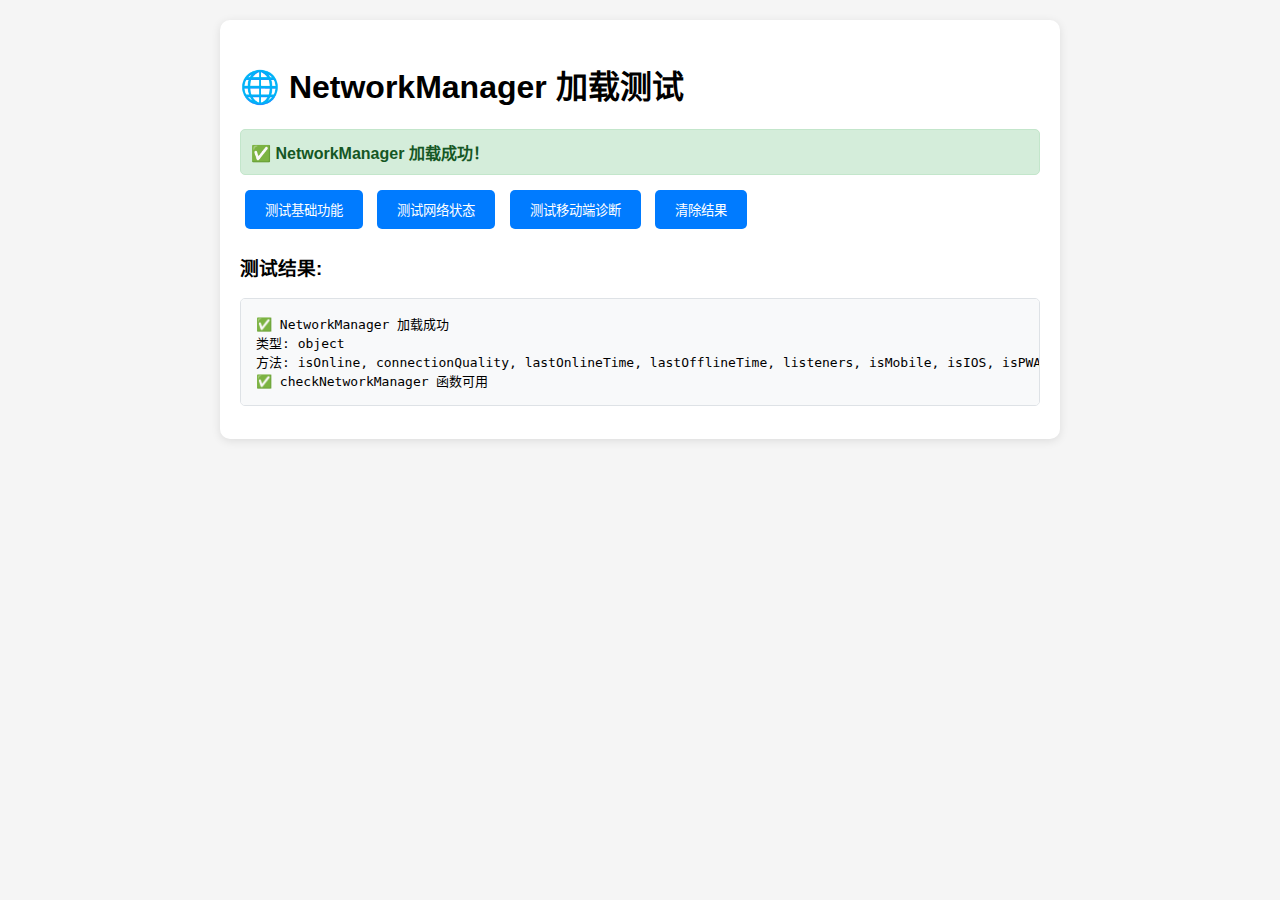
<file: public/test-network.html>
<!DOCTYPE html>
<html lang="zh-CN">
<head>
    <meta charset="UTF-8">
    <meta name="viewport" content="width=device-width, initial-scale=1.0">
    <title>NetworkManager测试</title>
    <style>
        body {
            font-family: Arial, sans-serif;
            margin: 20px;
            background: #f5f5f5;
        }
        .container {
            max-width: 800px;
            margin: 0 auto;
            background: white;
            padding: 20px;
            border-radius: 10px;
            box-shadow: 0 2px 10px rgba(0,0,0,0.1);
        }
        .status {
            padding: 10px;
            margin: 10px 0;
            border-radius: 5px;
            font-weight: bold;
        }
        .success { background: #d4edda; color: #155724; border: 1px solid #c3e6cb; }
        .error { background: #f8d7da; color: #721c24; border: 1px solid #f5c6cb; }
        .info { background: #d1ecf1; color: #0c5460; border: 1px solid #bee5eb; }
        button {
            background: #007bff;
            color: white;
            border: none;
            padding: 10px 20px;
            border-radius: 5px;
            cursor: pointer;
            margin: 5px;
        }
        button:hover { background: #0056b3; }
        pre {
            background: #f8f9fa;
            padding: 15px;
            border-radius: 5px;
            overflow-x: auto;
            border: 1px solid #dee2e6;
        }
    </style>
</head>
<body>
    <div class="container">
        <h1>🌐 NetworkManager 加载测试</h1>
        
        <div id="loadStatus" class="status info">正在检查NetworkManager加载状态...</div>
        
        <div>
            <button onclick="testBasicFunctions()">测试基础功能</button>
            <button onclick="testNetworkStatus()">测试网络状态</button>
            <button onclick="testMobileDiagnosis()">测试移动端诊断</button>
            <button onclick="clearResults()">清除结果</button>
        </div>
        
        <h3>测试结果:</h3>
        <pre id="results">等待测试...</pre>
    </div>

    <!-- 按照正确顺序加载脚本 -->
    <script src="./js/config.js"></script>
    <script src="./js/utils.js"></script>
    <script src="./js/networkManager.js"></script>
    
    <script>
        let results = '';
        
        function addResult(text) {
            results += text + '\n';
            document.getElementById('results').textContent = results;
        }
        
        function clearResults() {
            results = '';
            document.getElementById('results').textContent = '等待测试...';
        }
        
        // 页面加载完成后检查
        document.addEventListener('DOMContentLoaded', () => {
            setTimeout(checkNetworkManagerLoad, 500);
        });
        
        function checkNetworkManagerLoad() {
            const statusDiv = document.getElementById('loadStatus');
            
            if (typeof window.NetworkManager !== 'undefined') {
                statusDiv.className = 'status success';
                statusDiv.textContent = '✅ NetworkManager 加载成功！';
                
                addResult('✅ NetworkManager 加载成功');
                addResult('类型: ' + typeof window.NetworkManager);
                addResult('方法: ' + Object.getOwnPropertyNames(window.NetworkManager).join(', '));
                
                // 检查全局检查函数
                if (typeof window.checkNetworkManager === 'function') {
                    addResult('✅ checkNetworkManager 函数可用');
                    window.checkNetworkManager();
                } else {
                    addResult('❌ checkNetworkManager 函数不可用');
                }
                
            } else {
                statusDiv.className = 'status error';
                statusDiv.textContent = '❌ NetworkManager 加载失败！';
                
                addResult('❌ NetworkManager 加载失败');
                addResult('window.NetworkManager: ' + typeof window.NetworkManager);
                
                // 检查是否有错误信息
                if (window.console && console.error) {
                    addResult('请检查浏览器控制台的错误信息');
                }
            }
        }
        
        function testBasicFunctions() {
            addResult('\n🔍 测试基础功能...');
            
            if (typeof window.NetworkManager === 'undefined') {
                addResult('❌ NetworkManager 不可用');
                return;
            }
            
            try {
                // 测试 getStatus
                const status = window.NetworkManager.getStatus();
                addResult('✅ getStatus() 成功');
                addResult('状态: ' + JSON.stringify(status, null, 2));
                
                // 测试事件监听
                window.NetworkManager.on('test', () => {
                    addResult('✅ 事件监听器工作正常');
                });
                
                // 触发测试事件
                window.NetworkManager.notifyListeners('test', {});
                
            } catch (error) {
                addResult('❌ 基础功能测试失败: ' + error.message);
            }
        }
        
        async function testNetworkStatus() {
            addResult('\n🌐 测试网络状态检测...');
            
            if (typeof window.NetworkManager === 'undefined') {
                addResult('❌ NetworkManager 不可用');
                return;
            }
            
            try {
                const result = await window.NetworkManager.forceCheck();
                addResult('✅ 强制网络检测成功');
                addResult('结果: ' + JSON.stringify(result, null, 2));
                
            } catch (error) {
                addResult('❌ 网络状态检测失败: ' + error.message);
            }
        }
        
        async function testMobileDiagnosis() {
            addResult('\n📱 测试移动端诊断...');
            
            if (typeof window.NetworkManager === 'undefined') {
                addResult('❌ NetworkManager 不可用');
                return;
            }
            
            try {
                const diagnosis = await window.NetworkManager.diagnoseMobileNetwork();
                addResult('✅ 移动端诊断完成');
                
                if (diagnosis.error) {
                    addResult('诊断结果: ' + diagnosis.error);
                } else {
                    addResult('诊断结果: ' + JSON.stringify(diagnosis, null, 2));
                }
                
            } catch (error) {
                addResult('❌ 移动端诊断失败: ' + error.message);
            }
        }
        
        // 监听错误
        window.addEventListener('error', (event) => {
            addResult('❌ 全局错误: ' + event.error.message);
        });
        
        // 监听未处理的Promise错误
        window.addEventListener('unhandledrejection', (event) => {
            addResult('❌ Promise错误: ' + event.reason);
        });
    </script>
</body>
</html>
</file>
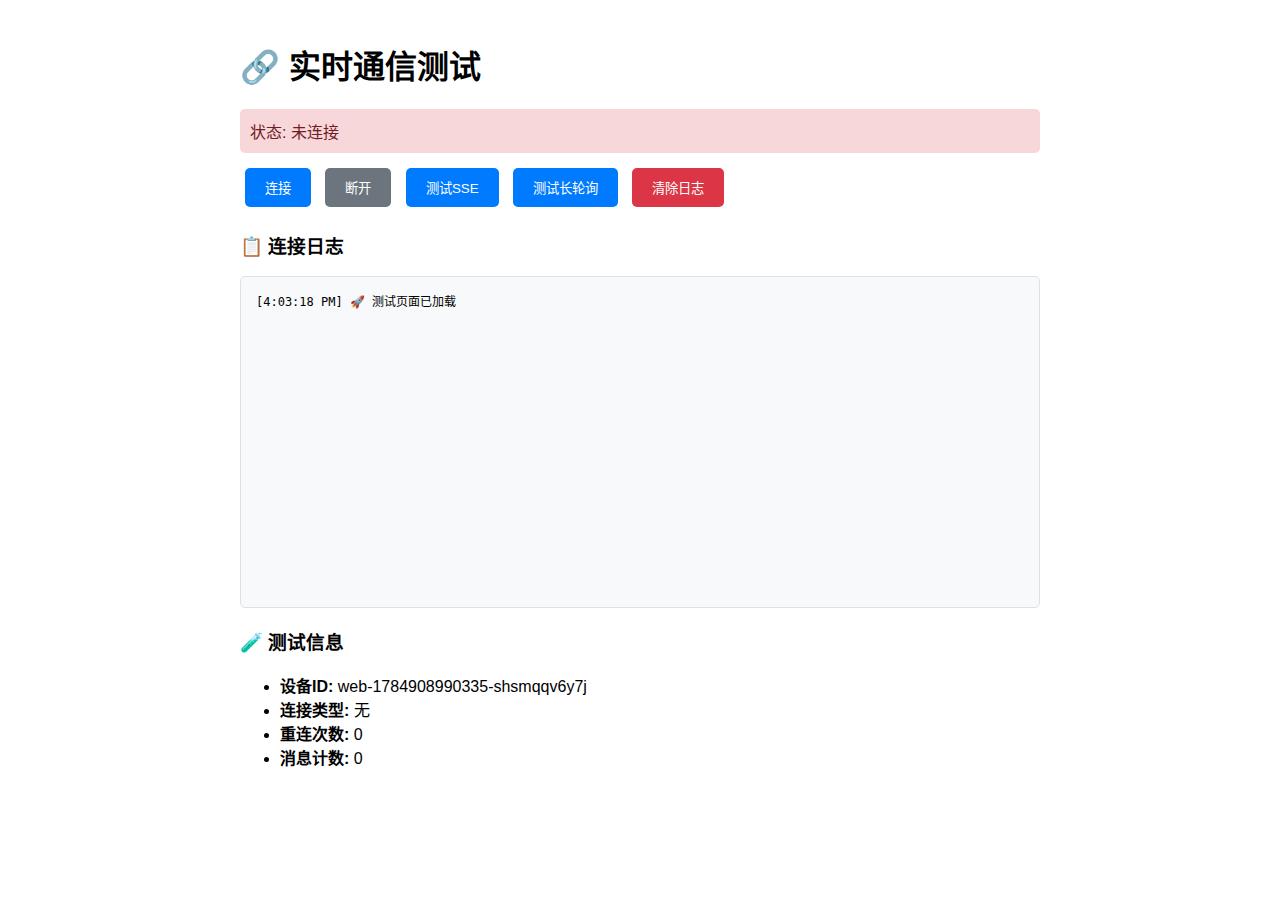
<file: public/test-realtime.html>
<!DOCTYPE html>
<html lang="zh-CN">
<head>
    <meta charset="UTF-8">
    <meta name="viewport" content="width=device-width, initial-scale=1.0">
    <title>实时通信测试</title>
    <style>
        body {
            font-family: Arial, sans-serif;
            max-width: 800px;
            margin: 0 auto;
            padding: 20px;
        }
        .status {
            padding: 10px;
            margin: 10px 0;
            border-radius: 5px;
        }
        .connected { background-color: #d4edda; color: #155724; }
        .disconnected { background-color: #f8d7da; color: #721c24; }
        .reconnecting { background-color: #fff3cd; color: #856404; }
        .log {
            background-color: #f8f9fa;
            border: 1px solid #dee2e6;
            border-radius: 5px;
            padding: 15px;
            height: 300px;
            overflow-y: auto;
            font-family: monospace;
            font-size: 12px;
        }
        button {
            padding: 10px 20px;
            margin: 5px;
            border: none;
            border-radius: 5px;
            cursor: pointer;
        }
        .btn-primary { background-color: #007bff; color: white; }
        .btn-secondary { background-color: #6c757d; color: white; }
        .btn-danger { background-color: #dc3545; color: white; }
    </style>
</head>
<body>
    <h1>🔗 实时通信测试</h1>
    
    <div id="status" class="status disconnected">
        状态: 未连接
    </div>
    
    <div>
        <button id="connectBtn" class="btn-primary">连接</button>
        <button id="disconnectBtn" class="btn-secondary">断开</button>
        <button id="testSSEBtn" class="btn-primary">测试SSE</button>
        <button id="testPollBtn" class="btn-primary">测试长轮询</button>
        <button id="clearLogBtn" class="btn-danger">清除日志</button>
    </div>
    
    <h3>📋 连接日志</h3>
    <div id="log" class="log"></div>
    
    <h3>🧪 测试信息</h3>
    <ul>
        <li><strong>设备ID:</strong> <span id="deviceId">-</span></li>
        <li><strong>连接类型:</strong> <span id="connectionType">-</span></li>
        <li><strong>重连次数:</strong> <span id="reconnectCount">0</span></li>
        <li><strong>消息计数:</strong> <span id="messageCount">0</span></li>
    </ul>

    <script>
        // 简化的工具函数
        const Utils = {
            getDeviceId() {
                let deviceId = localStorage.getItem('deviceId');
                if (!deviceId) {
                    deviceId = 'web-' + Date.now() + '-' + Math.random().toString(36).substring(2);
                    localStorage.setItem('deviceId', deviceId);
                }
                return deviceId;
            }
        };

        // 简化的UI函数
        const UI = {
            setConnectionStatus(status) {
                const statusEl = document.getElementById('status');
                statusEl.className = `status ${status}`;
                statusEl.textContent = `状态: ${status}`;
            }
        };

        // 日志函数
        function log(message) {
            const logEl = document.getElementById('log');
            const time = new Date().toLocaleTimeString();
            logEl.innerHTML += `[${time}] ${message}\n`;
            logEl.scrollTop = logEl.scrollHeight;
        }

        // 更新测试信息
        function updateTestInfo() {
            document.getElementById('deviceId').textContent = Utils.getDeviceId();
            document.getElementById('connectionType').textContent = window.testRealtime ? 
                (window.testRealtime.eventSource ? 'SSE' : 
                 window.testRealtime.longPollingActive ? '长轮询' : '无') : '无';
            document.getElementById('reconnectCount').textContent = window.testRealtime ? 
                window.testRealtime.reconnectAttempts : 0;
        }

        // 简化的实时通信管理器（仅用于测试）
        class TestRealtimeManager {
            constructor() {
                this.eventSource = null;
                this.isConnected = false;
                this.reconnectAttempts = 0;
                this.maxReconnectAttempts = 3;
                this.deviceId = Utils.getDeviceId();
                this.longPollingActive = false;
                this.messageCount = 0;
            }

            // 测试SSE连接
            testSSE() {
                log('🔗 测试SSE连接...');
                
                try {
                    const url = `/api/events?deviceId=${encodeURIComponent(this.deviceId)}`;
                    this.eventSource = new EventSource(url);

                    this.eventSource.addEventListener('connection', (event) => {
                        log('✅ SSE连接成功');
                        this.isConnected = true;
                        UI.setConnectionStatus('connected');
                        updateTestInfo();
                    });

                    this.eventSource.addEventListener('message', (event) => {
                        this.messageCount++;
                        log(`📨 收到SSE消息: ${event.data}`);
                        document.getElementById('messageCount').textContent = this.messageCount;
                    });

                    this.eventSource.addEventListener('heartbeat', (event) => {
                        log('💓 收到心跳');
                    });

                    this.eventSource.onerror = (event) => {
                        log('❌ SSE连接错误');
                        this.isConnected = false;
                        UI.setConnectionStatus('disconnected');
                        updateTestInfo();
                    };

                } catch (error) {
                    log(`❌ SSE连接失败: ${error.message}`);
                }
            }

            // 测试长轮询
            async testLongPolling() {
                log('🔗 测试长轮询...');
                this.longPollingActive = true;
                this.longPoll();
                updateTestInfo();
            }

            async longPoll() {
                if (!this.longPollingActive) return;

                try {
                    const url = `/api/poll?deviceId=${encodeURIComponent(this.deviceId)}&lastMessageId=0&timeout=10`;
                    log(`🔄 发起长轮询请求: ${url}`);
                    
                    const response = await fetch(url);
                    const data = await response.json();

                    if (data.success) {
                        this.messageCount++;
                        log(`✅ 长轮询响应: ${JSON.stringify(data)}`);
                        document.getElementById('messageCount').textContent = this.messageCount;
                        
                        if (!this.isConnected) {
                            this.isConnected = true;
                            UI.setConnectionStatus('connected');
                        }
                    } else {
                        log(`❌ 长轮询失败: ${data.error}`);
                    }

                } catch (error) {
                    log(`❌ 长轮询请求失败: ${error.message}`);
                    this.isConnected = false;
                    UI.setConnectionStatus('disconnected');
                }

                // 继续下一次轮询
                if (this.longPollingActive) {
                    setTimeout(() => this.longPoll(), 2000);
                }
            }

            disconnect() {
                if (this.eventSource) {
                    this.eventSource.close();
                    this.eventSource = null;
                }
                this.longPollingActive = false;
                this.isConnected = false;
                UI.setConnectionStatus('disconnected');
                log('🔌 连接已断开');
                updateTestInfo();
            }
        }

        // 创建测试实例
        window.testRealtime = new TestRealtimeManager();

        // 绑定按钮事件
        document.getElementById('connectBtn').addEventListener('click', () => {
            window.testRealtime.testSSE();
        });

        document.getElementById('disconnectBtn').addEventListener('click', () => {
            window.testRealtime.disconnect();
        });

        document.getElementById('testSSEBtn').addEventListener('click', () => {
            window.testRealtime.testSSE();
        });

        document.getElementById('testPollBtn').addEventListener('click', () => {
            window.testRealtime.testLongPolling();
        });

        document.getElementById('clearLogBtn').addEventListener('click', () => {
            document.getElementById('log').innerHTML = '';
        });

        // 初始化
        updateTestInfo();
        log('🚀 测试页面已加载');
    </script>
</body>
</html>
</file>
<file: public/css/auth.css>
/* 登录页面样式 - WeChat绿色主题 */

/* 登录容器 */
.auth-container {
    min-height: 100vh;
    display: flex;
    align-items: center;
    justify-content: center;
    background: linear-gradient(135deg, #07c160 0%, #05a050 100%);
    padding: 20px;
    font-family: -apple-system, BlinkMacSystemFont, 'Segoe UI', 'PingFang SC', 'Hiragino Sans GB', 'Microsoft YaHei', sans-serif;
}

/* 登录卡片 */
.auth-card {
    background: white;
    border-radius: 16px;
    box-shadow: 0 20px 60px rgba(0, 0, 0, 0.15);
    padding: 40px;
    width: 100%;
    max-width: 400px;
    text-align: center;
    animation: slideUp 0.6s ease-out;
}

@keyframes slideUp {
    from {
        opacity: 0;
        transform: translateY(30px);
    }
    to {
        opacity: 1;
        transform: translateY(0);
    }
}

/* 应用图标 */
.auth-icon {
    width: 80px;
    height: 80px;
    background: linear-gradient(135deg, #07c160, #05a050);
    border-radius: 20px;
    margin: 0 auto 24px;
    display: flex;
    align-items: center;
    justify-content: center;
    font-size: 40px;
    color: white;
    box-shadow: 0 8px 24px rgba(7, 193, 96, 0.3);
}

/* 标题 */
.auth-title {
    font-size: 24px;
    font-weight: 600;
    color: #1a1a1a;
    margin-bottom: 8px;
}

/* 副标题 */
.auth-subtitle {
    font-size: 14px;
    color: #888;
    margin-bottom: 32px;
    line-height: 1.5;
}

/* 表单 */
.auth-form {
    display: flex;
    flex-direction: column;
    gap: 20px;
}

/* 输入框容器 */
.auth-input-group {
    position: relative;
}

/* 输入框 */
.auth-input {
    width: 100%;
    height: 50px;
    border: 2px solid #e5e5e5;
    border-radius: 12px;
    padding: 0 16px;
    font-size: 16px;
    background: #fafafa;
    transition: all 0.3s ease;
    box-sizing: border-box;
}

.auth-input:focus {
    outline: none;
    border-color: #07c160;
    background: white;
    box-shadow: 0 0 0 3px rgba(7, 193, 96, 0.1);
}

.auth-input::placeholder {
    color: #999;
}

/* 密码可见性切换按钮 */
.password-toggle {
    position: absolute;
    right: 16px;
    top: 50%;
    transform: translateY(-50%);
    background: none;
    border: none;
    color: #999;
    cursor: pointer;
    font-size: 18px;
    padding: 4px;
    transition: color 0.2s ease;
}

.password-toggle:hover {
    color: #07c160;
}

/* 登录按钮 */
.auth-button {
    height: 50px;
    background: linear-gradient(135deg, #07c160, #05a050);
    color: white;
    border: none;
    border-radius: 12px;
    font-size: 16px;
    font-weight: 600;
    cursor: pointer;
    transition: all 0.3s ease;
    position: relative;
    overflow: hidden;
}

.auth-button:hover:not(:disabled) {
    transform: translateY(-2px);
    box-shadow: 0 8px 24px rgba(7, 193, 96, 0.4);
}

.auth-button:active:not(:disabled) {
    transform: translateY(0);
}

.auth-button:disabled {
    opacity: 0.6;
    cursor: not-allowed;
    transform: none;
}

/* 加载状态 */
.auth-button.loading {
    color: transparent;
}

.auth-button.loading::after {
    content: '';
    position: absolute;
    top: 50%;
    left: 50%;
    transform: translate(-50%, -50%);
    width: 20px;
    height: 20px;
    border: 2px solid rgba(255, 255, 255, 0.3);
    border-top: 2px solid white;
    border-radius: 50%;
    animation: spin 1s linear infinite;
}

@keyframes spin {
    to {
        transform: translate(-50%, -50%) rotate(360deg);
    }
}

/* 错误消息 */
.auth-error {
    background: #fff2f0;
    border: 1px solid #ffccc7;
    color: #ff4d4f;
    padding: 12px 16px;
    border-radius: 8px;
    font-size: 14px;
    margin-top: 16px;
    animation: shake 0.5s ease-in-out;
}

@keyframes shake {
    0%, 100% { transform: translateX(0); }
    25% { transform: translateX(-5px); }
    75% { transform: translateX(5px); }
}

/* 尝试次数警告 */
.auth-warning {
    background: #fffbe6;
    border: 1px solid #ffe58f;
    color: #d48806;
    padding: 12px 16px;
    border-radius: 8px;
    font-size: 14px;
    margin-top: 16px;
}

/* 帮助信息 */
.auth-help {
    margin-top: 24px;
    padding-top: 24px;
    border-top: 1px solid #f0f0f0;
    font-size: 13px;
    color: #666;
    line-height: 1.5;
}

/* 响应式设计 */
@media (max-width: 480px) {
    .auth-container {
        padding: 16px;
    }
    
    .auth-card {
        padding: 32px 24px;
    }
    
    .auth-icon {
        width: 64px;
        height: 64px;
        font-size: 32px;
    }
    
    .auth-title {
        font-size: 20px;
    }
    
    .auth-input,
    .auth-button {
        height: 48px;
    }
}

/* 暗色模式支持 */
@media (prefers-color-scheme: dark) {
    .auth-card {
        background: #1a1a1a;
        color: white;
    }
    
    .auth-title {
        color: white;
    }
    
    .auth-subtitle {
        color: #999;
    }
    
    .auth-input {
        background: #2a2a2a;
        border-color: #404040;
        color: white;
    }
    
    .auth-input:focus {
        background: #333;
        border-color: #07c160;
    }
    
    .auth-help {
        border-top-color: #333;
        color: #999;
    }
}

/* 安全提示 */
.security-tips {
    margin-top: 20px;
    padding: 16px;
    background: #f6ffed;
    border: 1px solid #b7eb8f;
    border-radius: 8px;
    font-size: 12px;
    color: #52c41a;
    text-align: left;
}

.security-tips ul {
    margin: 8px 0 0 0;
    padding-left: 16px;
}

.security-tips li {
    margin-bottom: 4px;
}
</file>
<file: public/css/main.css>
/* 主要布局样式 */

.app {
    display: flex;
    flex-direction: column;
    height: 100vh;
    max-width: 800px;
    margin: 0 auto;
    background-color: white;
    box-shadow: 0 0 30px rgba(0, 0, 0, 0.15);
    border-radius: 12px;
    overflow: hidden;
    backdrop-filter: blur(10px);
}



/* 主体区域 */
.app-main {
    flex: 1;
    display: flex;
    flex-direction: column;
    overflow: hidden;
}

.chat-container {
    flex: 1;
    display: flex;
    flex-direction: column;
    height: 100%;
}

/* 消息列表区域 */
.message-list {
    flex: 1;
    overflow-y: auto;
    padding: 1.5rem;
    display: flex;
    flex-direction: column;
    gap: 1.2rem;
    background: linear-gradient(180deg, #f8f9fa 0%, #ffffff 100%);
    scroll-behavior: smooth;
}

.message-list::-webkit-scrollbar {
    width: 6px;
}

.message-list::-webkit-scrollbar-track {
    background: transparent;
}

.message-list::-webkit-scrollbar-thumb {
    background: rgba(7, 193, 96, 0.3);
    border-radius: 3px;
}

.message-list::-webkit-scrollbar-thumb:hover {
    background: rgba(7, 193, 96, 0.5);
}

/* 输入区域 - 微信移动端风格 */
.input-container {
    border-top: 1px solid #e7e7e7;
    padding: 8px 12px;
    background-color: #f7f7f7;
    position: sticky;
    bottom: 0;
    z-index: 100;
    min-height: 56px;
    display: flex;
    align-items: center;
}



/* 加载和空状态 */
.loading {
    text-align: center;
    color: #07c160;
    padding: 3rem 2rem;
    font-size: 1.1rem;
    font-weight: 500;
    display: flex;
    flex-direction: column;
    align-items: center;
    gap: 1rem;
}

.loading-spinner {
    font-size: 2rem;
    animation: spin 1s linear infinite;
}

.empty-state {
    text-align: center;
    color: #999;
    padding: 3rem 2rem;
    display: flex;
    flex-direction: column;
    align-items: center;
    gap: 1rem;
}

.empty-icon {
    font-size: 4rem;
    opacity: 0.6;
    background: linear-gradient(135deg, #07c160, #00d4aa);
    -webkit-background-clip: text;
    -webkit-text-fill-color: transparent;
    background-clip: text;
    filter: drop-shadow(0 2px 4px rgba(7, 193, 96, 0.2));
}

.empty-state p {
    font-size: 1.1rem;
    font-weight: 500;
    margin: 0;
}

/* 动画效果 */
@keyframes fadeIn {
    from {
        opacity: 0;
        transform: translateY(6px);
    }
    to {
        opacity: 1;
        transform: translateY(0);
    }
}

@keyframes messageSlideIn {
    from {
        opacity: 0;
        transform: translateY(20px) scale(0.95);
    }
    to {
        opacity: 1;
        transform: translateY(0) scale(1);
    }
}

@keyframes float {
    from {
        transform: translateX(-100px);
    }
    to {
        transform: translateX(calc(100vw + 100px));
    }
}

@keyframes pulse {
    0%, 100% {
        transform: scale(1);
        opacity: 1;
    }
    50% {
        transform: scale(1.05);
        opacity: 0.8;
    }
}

.fade-in {
    animation: fadeIn 0.1s ease-out;
}

/* 优化消息列表性能 */
.message-list {
    will-change: scroll-position;
    contain: layout style paint;
}

.message {
    will-change: transform, opacity;
    contain: layout style paint;
}

.pulse {
    animation: pulse 2s infinite;
}

@keyframes spin {
    from { transform: rotate(0deg); }
    to { transform: rotate(360deg); }
}

@keyframes shimmer {
    0% {
        background-position: -200px 0;
    }
    100% {
        background-position: calc(200px + 100%) 0;
    }
}

.shimmer {
    background: linear-gradient(90deg, #f0f0f0 25%, #e0e0e0 50%, #f0f0f0 75%);
    background-size: 200px 100%;
    animation: shimmer 1.5s infinite;
}
</file>
<file: public/css/components.css>
/* 组件样式 */

/* 消息组件 */
.message {
    display: flex;
    flex-direction: column;
    max-width: 75%;
    animation: messageSlideIn 0.4s cubic-bezier(0.25, 0.46, 0.45, 0.94);
    position: relative;
    margin-bottom: 1rem;
}

.message.own {
    align-self: flex-end;
    align-items: flex-end;
}

.message.other {
    align-self: flex-start;
    align-items: flex-start;
}

.message::before {
    content: '';
    position: absolute;
    top: 0;
    width: 3px;
    height: 100%;
    background: linear-gradient(180deg, #07c160, #00d4aa);
    border-radius: 2px;
    opacity: 0;
    transition: opacity 0.3s ease;
}

.message:hover::before {
    opacity: 1;
}

.message.own::before {
    right: -8px;
}

.message.other::before {
    left: -8px;
}

.message-content {
    background-color: #f5f5f5;
    padding: 1rem 1.25rem;
    border-radius: 20px;
    margin-bottom: 0.5rem;
    word-wrap: break-word;
    line-height: 1.5;
    box-shadow: 0 2px 8px rgba(0, 0, 0, 0.1);
    transition: all 0.3s ease;
    position: relative;
    backdrop-filter: blur(10px);
}

.message-content:hover {
    transform: translateY(-1px);
    box-shadow: 0 4px 12px rgba(0, 0, 0, 0.15);
}

.message.own .message-content {
    background: linear-gradient(135deg, #07c160, #1aad19);
    color: white;
    box-shadow: 0 2px 8px rgba(7, 193, 96, 0.3);
}

.message.own .message-content:hover {
    box-shadow: 0 4px 12px rgba(7, 193, 96, 0.4);
}

.message-meta {
    display: flex;
    align-items: center;
    gap: 0.5rem;
    font-size: 0.75rem;
    color: #999;
    margin-bottom: 0.5rem;
    font-weight: 500;
}

.message-time {
    background: rgba(0, 0, 0, 0.05);
    padding: 0.2rem 0.5rem;
    border-radius: 8px;
    font-size: 0.7rem;
    backdrop-filter: blur(5px);
}

.message.own .message-time {
    background: rgba(255, 255, 255, 0.2);
    color: rgba(255, 255, 255, 0.9);
}

.message-status {
    font-size: 0.8rem;
    opacity: 0.8;
}

.status-sending {
    color: #fbbf24;
}

.status-sent {
    color: #10b981;
}

.status-failed {
    color: #ef4444;
}

/* 文本消息 */
.text-message {
    white-space: pre-wrap;
}

/* 文件消息 */
.file-message {
    min-width: 200px;
}

.file-info {
    display: flex;
    align-items: center;
    gap: 0.75rem;
    margin-bottom: 0.5rem;
}

.file-icon {
    font-size: 2rem;
    flex-shrink: 0;
    background: linear-gradient(135deg, #07c160, #00d4aa);
    -webkit-background-clip: text;
    -webkit-text-fill-color: transparent;
    background-clip: text;
    filter: drop-shadow(0 2px 4px rgba(7, 193, 96, 0.3));
}

.file-details {
    flex: 1;
    min-width: 0;
}

.file-name {
    font-weight: 500;
    margin-bottom: 0.25rem;
    word-break: break-all;
}

.file-size {
    font-size: 0.8rem;
    opacity: 0.7;
}

.download-btn {
    background: linear-gradient(135deg, #07c160, #1aad19);
    color: white;
    border: none;
    padding: 0.6rem 1rem;
    border-radius: 12px;
    cursor: pointer;
    font-size: 0.85rem;
    font-weight: 500;
    transition: all 0.3s ease;
    flex-shrink: 0;
    box-shadow: 0 2px 8px rgba(7, 193, 96, 0.3);
    position: relative;
    overflow: hidden;
}

.download-btn::before {
    content: '';
    position: absolute;
    top: 0;
    left: -100%;
    width: 100%;
    height: 100%;
    background: linear-gradient(90deg, transparent, rgba(255, 255, 255, 0.2), transparent);
    transition: left 0.5s ease;
}

.download-btn:hover::before {
    left: 100%;
}

.download-btn:hover {
    transform: translateY(-2px);
    box-shadow: 0 4px 12px rgba(7, 193, 96, 0.4);
}

.message.own .download-btn {
    background: rgba(255, 255, 255, 0.25);
    backdrop-filter: blur(10px);
    box-shadow: 0 2px 8px rgba(255, 255, 255, 0.2);
}

.message.own .download-btn:hover {
    background: rgba(255, 255, 255, 0.35);
    box-shadow: 0 4px 12px rgba(255, 255, 255, 0.3);
}

/* 图片预览 */
.image-preview {
    margin-top: 0.5rem;
}

.image-preview img {
    display: block;
    max-width: 100%;
    max-height: 200px;
    border-radius: 8px;
    object-fit: cover;
}

/* 文件上传组件 - 简化版 */

.upload-status {
    display: flex;
    flex-direction: column;
    align-items: center;
    gap: 0.5rem;
    color: #07c160;
    font-weight: 500;
    padding: 0.75rem;
    background: linear-gradient(135deg, #f0f9ff, #e0f2fe);
    border-radius: 12px;
    margin-bottom: 0.75rem;
    border: 1px solid rgba(7, 193, 96, 0.2);
}

.upload-spinner {
    animation: spin 1s linear infinite;
    font-size: 1.5rem;
}

.upload-progress {
    width: 100%;
    height: 6px;
    background-color: rgba(7, 193, 96, 0.2);
    border-radius: 3px;
    overflow: hidden;
    position: relative;
}

.progress-bar {
    height: 100%;
    background: linear-gradient(90deg, #07c160, #00d4aa);
    border-radius: 3px;
    width: 0%;
    transition: width 0.3s ease;
    position: relative;
}

.progress-bar::after {
    content: '';
    position: absolute;
    top: 0;
    left: 0;
    right: 0;
    bottom: 0;
    background: linear-gradient(90deg, transparent, rgba(255, 255, 255, 0.3), transparent);
    animation: shimmer 1.5s infinite;
}

/* 消息输入组件 - 微信移动端风格 */
.message-input {
    width: 100%;
    display: flex;
    align-items: center;
}

.input-wrapper {
    display: flex;
    align-items: center;
    gap: 8px;
    width: 100%;
}

.input-field-container {
    flex: 1;
    display: flex;
    align-items: center;
    background: #ffffff;
    border: 1px solid #d9d9d9;
    border-radius: 6px;
    padding: 0;
    position: relative;
    min-height: 40px;
}

/* 文件上传按钮 - 微信移动端风格 */
.file-button {
    background: #ffffff;
    border: 1px solid #d9d9d9;
    color: #666666;
    padding: 0;
    border-radius: 6px;
    cursor: pointer;
    font-size: 18px;
    transition: all 0.2s ease;
    width: 40px;
    height: 40px;
    display: flex;
    align-items: center;
    justify-content: center;
    flex-shrink: 0;
    touch-action: manipulation;
}

.file-button:hover:not(:disabled) {
    background: #f5f5f5;
    border-color: #bfbfbf;
}

.file-button:active:not(:disabled) {
    background: #e6e6e6;
    border-color: #999999;
}

.input-field-container textarea {
    flex: 1;
    border: none;
    padding: 10px 12px;
    font-size: 16px;
    resize: none;
    min-height: 20px;
    max-height: 100px;
    background: transparent;
    font-family: -apple-system, BlinkMacSystemFont, 'Segoe UI', Roboto, sans-serif;
    line-height: 1.4;
    outline: none;
}

.input-field-container textarea::placeholder {
    color: #999999;
    font-style: normal;
}

.input-field-container:focus-within {
    border-color: #07c160;
}

.send-button {
    background: #07c160;
    color: white;
    border: none;
    padding: 0;
    border-radius: 50%;
    cursor: pointer;
    transition: all 0.2s ease;
    width: 32px;
    height: 32px;
    display: flex;
    align-items: center;
    justify-content: center;
    flex-shrink: 0;
    margin-right: 4px;
    touch-action: manipulation;
    position: absolute;
    right: 4px;
    top: 50%;
    transform: translateY(-50%) scale(0);
    opacity: 0;
}

/* 发送按钮显示状态 */
.send-button.show {
    transform: translateY(-50%) scale(1);
    opacity: 1;
}

.send-button:hover:not(:disabled) {
    background: #06ad56;
}

.send-button:active:not(:disabled) {
    background: #059748;
    transform: translateY(-50%) scale(0.95);
}

.send-button:disabled {
    background: #cccccc;
    cursor: not-allowed;
}

/* 发送图标样式 */
.send-icon {
    width: 16px;
    height: 16px;
    color: white;
}

/* 发送按钮加载状态 */
.send-button.loading {
    background: #cccccc;
    cursor: not-allowed;
}

.send-button.loading .send-icon {
    animation: spin 1s linear infinite;
}
</file>
<file: public/css/functionComponents.css>
/* 功能按钮和菜单组件样式 - 微信风格 */

/* 功能按钮样式增强 */
.function-button {
    background: #07c160;
    color: white;
    border: none;
    padding: 0;
    border-radius: 50%;
    cursor: pointer;
    transition: all 0.2s cubic-bezier(0.25, 0.46, 0.45, 0.94);
    width: 32px;
    height: 32px;
    display: flex;
    align-items: center;
    justify-content: center;
    flex-shrink: 0;
    margin-right: 4px;
    touch-action: manipulation;
    position: absolute;
    right: 4px;
    top: 50%;
    transform: translateY(-50%) scale(1);
    opacity: 1;
    box-shadow: 0 2px 8px rgba(7, 193, 96, 0.2);
    font-size: 16px;
    z-index: 10;
}

/* 功能按钮图标 */
.function-button .function-icon {
    width: 16px;
    height: 16px;
    transition: transform 0.2s ease;
}

/* 功能按钮悬停效果 */
.function-button:hover {
    background: #06ad56;
    transform: translateY(-50%) scale(1.05);
    box-shadow: 0 4px 12px rgba(7, 193, 96, 0.3);
}

.function-button:hover .function-icon {
    transform: rotate(90deg);
}

/* 功能按钮激活效果 */
.function-button:active {
    background: #059748;
    transform: translateY(-50%) scale(0.95);
}

/* 功能按钮显示状态 */
.function-button.show {
    transform: translateY(-50%) scale(1);
    opacity: 1;
    pointer-events: auto;
}

/* 功能按钮隐藏状态 */
.function-button.hide {
    transform: translateY(-50%) scale(0);
    opacity: 0;
    pointer-events: none;
}

/* 功能菜单容器 - 微信风格底部滑出 */
.function-menu {
    position: fixed;
    top: 0;
    left: 0;
    right: 0;
    bottom: 0;
    z-index: 1000;
    display: none;
    pointer-events: none;
}

.function-menu.show {
    display: block;
    pointer-events: auto;
}

/* 功能菜单遮罩层 */
.function-menu-overlay {
    position: absolute;
    top: 0;
    left: 0;
    right: 0;
    bottom: 0;
    background: rgba(0, 0, 0, 0.4);
    opacity: 0;
    transition: opacity 0.3s ease;
    cursor: pointer;
}

.function-menu.show .function-menu-overlay {
    opacity: 1;
}

/* 功能菜单内容 - 底部面板 */
.function-menu-content {
    position: absolute;
    bottom: 0;
    left: 0;
    right: 0;
    background: white;
    border-radius: 16px 16px 0 0;
    box-shadow: 0 -4px 20px rgba(0, 0, 0, 0.1);
    max-height: 60vh;
    overflow: hidden;
    z-index: 1001;
    transform: translateY(100%);
    transition: transform 0.3s cubic-bezier(0.25, 0.46, 0.45, 0.94);
}

.function-menu.show .function-menu-content {
    transform: translateY(0);
}

/* 功能菜单头部 - 微信风格 */
.function-menu-header {
    display: flex;
    flex-direction: column;
    align-items: center;
    padding: 12px 24px 20px;
    border-bottom: 1px solid #f0f0f0;
    position: relative;
}

/* 拖拽指示器 */
.function-menu-header::before {
    content: '';
    width: 36px;
    height: 4px;
    background: #d1d1d6;
    border-radius: 2px;
    margin-bottom: 16px;
}

.function-menu-header h3 {
    margin: 0;
    font-size: 16px;
    font-weight: 500;
    color: #666;
}

.function-menu-close {
    position: absolute;
    top: 12px;
    right: 16px;
    background: none;
    border: none;
    padding: 8px;
    cursor: pointer;
    border-radius: 50%;
    color: #666;
    transition: all 0.2s ease;
    display: flex;
    align-items: center;
    justify-content: center;
    width: 32px;
    height: 32px;
}

.function-menu-close:hover {
    background: #f5f5f5;
    color: #333;
}

/* 功能菜单网格 - 微信风格 */
.function-menu-grid {
    padding: 24px 20px 32px;
    display: grid;
    grid-template-columns: repeat(4, 1fr);
    gap: 24px 16px;
    max-height: 50vh;
    overflow-y: auto;
}

/* 功能菜单项 - 垂直布局 */
.function-menu-item {
    display: flex;
    flex-direction: column;
    align-items: center;
    padding: 12px 8px;
    cursor: pointer;
    transition: all 0.2s ease;
    border-radius: 8px;
    min-height: 80px;
    justify-content: center;
}

.function-menu-item:hover {
    background: rgba(0, 0, 0, 0.05);
}

.function-menu-item:active {
    background: rgba(0, 0, 0, 0.1);
    transform: scale(0.95);
}

/* 功能菜单项图标 - 微信风格 */
.function-menu-item-icon {
    font-size: 28px;
    margin-bottom: 8px;
    display: flex;
    align-items: center;
    justify-content: center;
    width: 48px;
    height: 48px;
    background: #f8f9fa;
    border-radius: 12px;
    flex-shrink: 0;
    transition: all 0.2s ease;
}

.function-menu-item:hover .function-menu-item-icon {
    transform: scale(1.05);
}

/* 功能菜单项内容 */
.function-menu-item-content {
    text-align: center;
    width: 100%;
}

.function-menu-item-title {
    font-size: 12px;
    font-weight: 400;
    color: #333;
    line-height: 1.2;
    margin: 0;
}

.function-menu-item-description {
    display: none; /* 微信风格不显示描述 */
}

/* 响应式设计 - 微信风格 */
@media (max-width: 480px) {
    .function-menu-grid {
        padding: 20px 16px 28px;
        gap: 20px 12px;
        grid-template-columns: repeat(4, 1fr);
    }

    .function-menu-item {
        padding: 8px 4px;
        min-height: 72px;
    }

    .function-menu-item-icon {
        font-size: 24px;
        width: 44px;
        height: 44px;
        margin-bottom: 6px;
    }

    .function-menu-item-title {
        font-size: 11px;
    }

    .function-menu-header {
        padding: 10px 20px 16px;
    }

    .function-menu-header h3 {
        font-size: 15px;
    }
}

/* 大屏幕适配 */
@media (min-width: 768px) {
    .function-menu-grid {
        grid-template-columns: repeat(6, 1fr);
        padding: 32px 40px 40px;
        gap: 32px 20px;
    }

    .function-menu-item {
        min-height: 90px;
        padding: 16px 12px;
    }

    .function-menu-item-icon {
        width: 52px;
        height: 52px;
        font-size: 30px;
        margin-bottom: 10px;
    }

    .function-menu-item-title {
        font-size: 13px;
    }
}

/* 动画增强 - 底部滑出效果 */
.function-menu.animate-in .function-menu-content {
    animation: menuSlideUp 0.3s cubic-bezier(0.25, 0.46, 0.45, 0.94);
}

@keyframes menuSlideUp {
    0% {
        transform: translateY(100%);
    }
    100% {
        transform: translateY(0);
    }
}

/* 关闭动画 */
.function-menu.animate-out .function-menu-content {
    animation: menuSlideDown 0.25s cubic-bezier(0.25, 0.46, 0.45, 0.94);
}

@keyframes menuSlideDown {
    0% {
        transform: translateY(0);
    }
    100% {
        transform: translateY(100%);
    }
}

/* 滚动条样式 */
.function-menu-grid::-webkit-scrollbar {
    width: 6px;
}

.function-menu-grid::-webkit-scrollbar-track {
    background: #f1f1f1;
    border-radius: 3px;
}

.function-menu-grid::-webkit-scrollbar-thumb {
    background: #c1c1c1;
    border-radius: 3px;
}

.function-menu-grid::-webkit-scrollbar-thumb:hover {
    background: #a8a8a8;
}

/* 管理命令菜单项统一样式 - 与其他图标保持一致 */
.function-menu-item[data-action="clearChat"] .function-menu-item-icon,
.function-menu-item[data-action="pwaManage"] .function-menu-item-icon,
.function-menu-item[data-action="logout"] .function-menu-item-icon {
    background: #f8f9fa;
    color: inherit;
}

/* 管理命令菜单项悬停效果 - 统一样式 */
.function-menu-item[data-action="clearChat"]:hover .function-menu-item-icon,
.function-menu-item[data-action="pwaManage"]:hover .function-menu-item-icon,
.function-menu-item[data-action="logout"]:hover .function-menu-item-icon {
    background: #f8f9fa;
    transform: scale(1.05);
}
</file>
<file: public/css/aiChat.css>
/**
 * AI聊天样式
 * 微信风格的AI对话界面样式
 * 
 * @author wxchat
 * @version 1.0.0
 */

/* AI模式指示器 */
.ai-mode-indicator {
    background: linear-gradient(135deg, #667eea 0%, #764ba2 100%);
    color: white;
    padding: 12px 16px;
    margin-bottom: 16px;
    border-radius: 8px;
    box-shadow: 0 2px 8px rgba(102, 126, 234, 0.3);
    transition: all 0.3s ease;
}

.ai-mode-indicator.hidden {
    display: none;
}

.ai-indicator-content {
    display: flex;
    align-items: center;
    justify-content: space-between;
}

.ai-indicator-icon {
    font-size: 20px;
    margin-right: 8px;
}

.ai-indicator-text {
    flex: 1;
    font-weight: 500;
    font-size: 14px;
}

.ai-indicator-close {
    background: rgba(255, 255, 255, 0.2);
    border: none;
    border-radius: 50%;
    width: 24px;
    height: 24px;
    display: flex;
    align-items: center;
    justify-content: center;
    cursor: pointer;
    transition: background 0.2s ease;
}

.ai-indicator-close:hover {
    background: rgba(255, 255, 255, 0.3);
}

/* AI消息样式 */
.ai-message {
    display: flex;
    align-items: flex-start;
    margin: 16px 0;
    animation: slideInLeft 0.3s ease;
}

.ai-message .message-avatar {
    width: 36px;
    height: 36px;
    border-radius: 50%;
    background: linear-gradient(135deg, #667eea 0%, #764ba2 100%);
    display: flex;
    align-items: center;
    justify-content: center;
    font-size: 18px;
    margin-right: 12px;
    flex-shrink: 0;
}

.ai-message .message-content {
    background: #f0f0f0;
    border-radius: 12px 12px 12px 4px;
    padding: 12px 16px;
    max-width: 80%;
    position: relative;
}

/* 用户消息样式 */
.user-message {
    display: flex;
    align-items: flex-start;
    margin: 16px 0;
    justify-content: flex-end;
    animation: slideInRight 0.3s ease;
}

.user-message .message-avatar {
    width: 36px;
    height: 36px;
    border-radius: 50%;
    background: #07c160;
    display: flex;
    align-items: center;
    justify-content: center;
    font-size: 18px;
    margin-left: 12px;
    flex-shrink: 0;
}

.user-message .message-content {
    background: #95ec69;
    border-radius: 12px 12px 4px 12px;
    padding: 12px 16px;
    max-width: 80%;
}

/* 思考状态消息 */
.thinking-message {
    display: flex;
    align-items: flex-start;
    margin: 16px 0;
    opacity: 0.8;
}

.thinking-message .message-avatar {
    width: 36px;
    height: 36px;
    border-radius: 50%;
    background: linear-gradient(135deg, #ffeaa7 0%, #fab1a0 100%);
    display: flex;
    align-items: center;
    justify-content: center;
    font-size: 18px;
    margin-right: 12px;
    flex-shrink: 0;
}

.thinking-content {
    background: #fff3cd;
    border: 1px solid #ffeaa7;
    border-radius: 12px 12px 12px 4px;
    padding: 12px 16px;
    max-width: 80%;
}

/* 思考动画 */
.thinking-animation {
    display: flex;
    gap: 4px;
    margin-top: 8px;
}

.thinking-animation span {
    width: 6px;
    height: 6px;
    border-radius: 50%;
    background: #fab1a0;
    animation: thinking 1.4s infinite ease-in-out;
}

.thinking-animation span:nth-child(1) {
    animation-delay: -0.32s;
}

.thinking-animation span:nth-child(2) {
    animation-delay: -0.16s;
}

@keyframes thinking {
    0%, 80%, 100% {
        transform: scale(0.8);
        opacity: 0.5;
    }
    40% {
        transform: scale(1);
        opacity: 1;
    }
}

/* 思考内容样式 */
.reasoning-content {
    background: #f8f9fa;
    border: 1px solid #e9ecef;
    border-radius: 8px;
    margin-bottom: 12px;
    overflow: hidden;
}

.reasoning-header {
    display: flex;
    align-items: center;
    justify-content: space-between;
    padding: 8px 12px;
    background: #e9ecef;
    border-bottom: 1px solid #dee2e6;
}

.reasoning-icon {
    font-size: 14px;
    margin-right: 6px;
}

.reasoning-title {
    font-size: 12px;
    font-weight: 500;
    color: #6c757d;
    flex: 1;
}

.reasoning-toggle {
    background: none;
    border: none;
    color: #007bff;
    font-size: 12px;
    cursor: pointer;
    padding: 2px 6px;
    border-radius: 4px;
    transition: background 0.2s ease;
}

.reasoning-toggle:hover {
    background: rgba(0, 123, 255, 0.1);
}

.reasoning-text {
    padding: 12px;
    font-size: 13px;
    line-height: 1.4;
    color: #495057;
    white-space: pre-wrap;
    word-wrap: break-word;
    max-height: 200px;
    overflow-y: auto;
    transition: max-height 0.3s ease;
}

.reasoning-text.collapsed {
    max-height: 60px;
    overflow: hidden;
}

/* 打字光标 */
.typing-cursor {
    display: inline-block;
    width: 2px;
    height: 1em;
    background: #333;
    margin-left: 2px;
    animation: blink 1s infinite;
}

@keyframes blink {
    0%, 50% {
        opacity: 1;
    }
    51%, 100% {
        opacity: 0;
    }
}

/* 错误消息 */
.error-message {
    display: flex;
    align-items: flex-start;
    margin: 16px 0;
}

.error-message .message-content {
    background: #f8d7da;
    border: 1px solid #f5c6cb;
    color: #721c24;
    border-radius: 12px;
    padding: 12px 16px;
    max-width: 80%;
}

/* 消息动画 */
@keyframes slideInLeft {
    from {
        opacity: 0;
        transform: translateX(-20px);
    }
    to {
        opacity: 1;
        transform: translateX(0);
    }
}

@keyframes slideInRight {
    from {
        opacity: 0;
        transform: translateX(20px);
    }
    to {
        opacity: 1;
        transform: translateX(0);
    }
}

/* 响应式设计 */
@media (max-width: 480px) {
    .ai-message .message-content,
    .user-message .message-content {
        max-width: 85%;
        padding: 10px 14px;
    }
    
    .ai-message .message-avatar,
    .user-message .message-avatar,
    .thinking-message .message-avatar {
        width: 32px;
        height: 32px;
        font-size: 16px;
    }
    
    .reasoning-text {
        font-size: 12px;
        padding: 10px;
    }
    
    .ai-indicator-content {
        padding: 10px 12px;
    }
    
    .ai-indicator-text {
        font-size: 13px;
    }
}

/* 滚动条样式 */
.reasoning-text::-webkit-scrollbar {
    width: 4px;
}

.reasoning-text::-webkit-scrollbar-track {
    background: #f1f1f1;
    border-radius: 2px;
}

.reasoning-text::-webkit-scrollbar-thumb {
    background: #c1c1c1;
    border-radius: 2px;
}

.reasoning-text::-webkit-scrollbar-thumb:hover {
    background: #a8a8a8;
}
</file>
<file: public/css/responsive.css>
/* 响应式设计 */

/* 平板设备 */
@media (max-width: 768px) {
    .app {
        height: 100vh;
        /* iOS Safari 视口修复 */
        height: calc(var(--vh, 1vh) * 100);
        min-height: -webkit-fill-available;
        max-width: 100%;
        border-radius: 0;
        box-shadow: none;
    }

    .app-header {
        padding: 1.2rem 1rem;
    }

    .app-header h1 {
        font-size: 1.4rem;
    }

    .device-info {
        font-size: 0.8rem;
        flex-direction: row;
        gap: 1rem;
    }

    .connection-status {
        font-size: 0.75rem;
    }

    .message {
        max-width: 85%;
        margin-bottom: 0.5rem;
        padding: 0 0.25rem;
    }

    .message-content {
        padding: 0.5rem 0.75rem;
        font-size: 0.95rem;
        border-radius: 0.5rem;
    }

    .message-list {
        padding: 1rem 0.5rem;
        gap: 0;
    }

    .input-container {
        padding: 8px 12px;
        min-height: 56px;
        /* iOS 平板特殊处理 */
        padding-bottom: calc(8px + var(--safe-area-inset-bottom));
        position: -webkit-sticky;
        position: sticky;
    }

    .upload-area {
        padding: 1.5rem 1rem;
    }

    .input-wrapper {
        gap: 8px;
    }

    .file-button {
        width: 42px;
        height: 42px;
        font-size: 18px;
    }

    .input-field-container {
        min-height: 42px;
    }

    .input-field-container textarea {
        font-size: 16px;
        padding: 11px 13px;
    }
}

/* 手机设备 */
@media (max-width: 480px) {
    .app-header {
        padding: 1rem 0.75rem;
    }

    .app-header h1 {
        font-size: 1.3rem;
        margin-bottom: 0.3rem;
    }

    .device-info {
        font-size: 0.75rem;
        flex-direction: column;
        gap: 0.4rem;
    }

    .connection-status {
        font-size: 0.7rem;
        padding: 0.15rem 0.4rem;
    }

    .message-list {
        padding: 0.75rem 0.5rem;
        gap: 0;
    }

    .message {
        max-width: 92%;
        margin-bottom: 0.5rem;
        padding: 0 0.25rem;
    }

    .message-content {
        padding: 0.5rem 0.75rem;
        font-size: 0.95rem;
        border-radius: 0.5rem;
    }

    /* 手机设备上的文本消息优化 */
    .message-content .text-message:not(.markdown-rendered) {
        padding: 0;
        margin: 0;
        font-weight: 400;
        letter-spacing: 0.01em;
    }

    .message-content .text-message.markdown-rendered {
        padding: 0.3rem 24px 0.3rem 0;
        font-weight: 400;
        letter-spacing: 0.01em;
    }

    .message-meta {
        font-size: 0.65rem;
        margin-bottom: 0.3rem;
    }

    .message-time {
        font-size: 0.6rem;
        padding: 0.15rem 0.4rem;
    }

    .input-container {
        padding: 8px 12px;
        min-height: 56px;
        /* iOS 手机特殊处理 */
        padding-bottom: calc(8px + var(--safe-area-inset-bottom));
        position: -webkit-sticky;
        position: sticky;
    }

    .input-wrapper {
        gap: 8px;
    }

    .file-button {
        width: 40px;
        height: 40px;
        font-size: 18px;
    }

    .input-field-container {
        min-height: 40px;
    }

    .input-field-container textarea {
        font-size: 16px;
        padding: 10px 12px;
    }

    .send-button {
        width: 34px;
        height: 34px;
    }

    .send-icon {
        width: 17px;
        height: 17px;
    }
    
    .file-upload {
        margin-bottom: 0.75rem;
    }
    
    .upload-area {
        padding: 0.75rem;
    }
    
    .upload-prompt {
        gap: 0.25rem;
    }
    
    .upload-icon {
        font-size: 1.2rem;
    }
    
    .file-info {
        gap: 0.5rem;
    }
    
    .file-icon {
        font-size: 1.2rem;
    }
    
    .download-btn {
        padding: 0.4rem 0.6rem;
        font-size: 0.75rem;
    }
    
    .app-footer {
        padding: 0.5rem;
    }
    
    .refresh-button {
        padding: 0.4rem 0.8rem;
        font-size: 0.8rem;
    }
}

/* 超小屏幕 */
@media (max-width: 320px) {
    .app-header h1 {
        font-size: 1.1rem;
    }
    
    .message-content {
        padding: 0.625rem 0.75rem;
        font-size: 0.9rem;
    }

    /* 超小屏幕的文本消息优化 */
    .message-content .text-message:not(.markdown-rendered) {
        padding: 0;
        margin: 0;
        font-weight: 400;
        letter-spacing: 0.01em;
    }

    .message-content .text-message.markdown-rendered {
        padding: 0.25rem 20px 0.25rem 0;
        font-weight: 400;
        letter-spacing: 0.01em;
    }
    
    .file-name {
        font-size: 0.85rem;
    }
    
    .file-size {
        font-size: 0.75rem;
    }
    
    .input-field-container textarea {
        font-size: 15px;
        padding: 8px 10px;
    }

    .file-button {
        width: 38px;
        height: 38px;
        font-size: 16px;
    }

    .send-button {
        width: 30px;
        height: 30px;
    }

    .send-icon {
        width: 15px;
        height: 15px;
    }
}

/* 横屏适配 */
@media (max-height: 500px) and (orientation: landscape) {
    .app-header {
        padding: 0.5rem;
    }
    
    .app-header h1 {
        font-size: 1.1rem;
        margin-bottom: 0.2rem;
    }
    
    .device-info {
        font-size: 0.7rem;
    }
    
    .message-list {
        padding: 0.5rem;
    }
    
    .input-container {
        padding: 0.5rem;
    }
    
    .app-footer {
        padding: 0.4rem;
    }
}

/* iOS Safari 专用修复 */
@supports (-webkit-touch-callout: none) {
    .app {
        height: -webkit-fill-available;
        min-height: -webkit-fill-available;
    }

    .input-container {
        /* 强制硬件加速，确保在iOS上正确渲染 */
        -webkit-transform: translate3d(0, 0, 0);
        transform: translate3d(0, 0, 0);
        /* 确保在虚拟键盘弹出时保持可见 */
        position: -webkit-sticky;
        position: sticky;
        bottom: 0;
        /* iOS 特殊的z-index处理 */
        z-index: 9999;
    }
}

/* iOS 设备特定修复 */
@media screen and (-webkit-min-device-pixel-ratio: 2) and (orientation: portrait) {
    .app {
        height: calc(var(--vh, 1vh) * 100);
        min-height: calc(var(--vh, 1vh) * 100);
    }

    .input-container {
        /* 确保输入框在iOS上始终可见 */
        position: fixed;
        bottom: var(--safe-area-inset-bottom, 0);
        left: 0;
        right: 0;
        width: 100%;
        max-width: 800px;
        margin: 0 auto;
    }

    .message-list {
        /* 为固定的输入框留出空间 */
        padding-bottom: calc(72px + var(--safe-area-inset-bottom, 0));
    }
}

/* iPhone X 及以上设备的安全区域适配 */
@media screen and (device-width: 375px) and (device-height: 812px) and (-webkit-device-pixel-ratio: 3),
       screen and (device-width: 414px) and (device-height: 896px) and (-webkit-device-pixel-ratio: 2),
       screen and (device-width: 414px) and (device-height: 896px) and (-webkit-device-pixel-ratio: 3),
       screen and (device-width: 390px) and (device-height: 844px) and (-webkit-device-pixel-ratio: 3),
       screen and (device-width: 428px) and (device-height: 926px) and (-webkit-device-pixel-ratio: 3) {
    .input-container {
        padding-bottom: calc(8px + 34px); /* 34px 是 iPhone X 系列的底部安全区域 */
    }
}

/* iOS 虚拟键盘弹出时的样式调整 */
body.keyboard-open .app {
    height: 100vh;
    height: calc(var(--vh, 1vh) * 100);
}

body.keyboard-open .input-container {
    position: fixed;
    bottom: 0;
    left: 0;
    right: 0;
    width: 100%;
    max-width: 800px;
    margin: 0 auto;
    z-index: 10000;
    /* 确保在虚拟键盘上方 */
    transform: translateY(0);
}

body.keyboard-open .message-list {
    /* 为固定输入框预留更多空间 */
    padding-bottom: 80px;
}

/* 高分辨率屏幕 */
@media (min-width: 1200px) {
    .app {
        max-width: 900px;
    }

    .message {
        max-width: 60%;
    }

    .app-header h1 {
        font-size: 1.6rem;
    }

    .message-content {
        font-size: 1.05rem;
        padding: 1rem 1.25rem;
    }

    /* 高分辨率屏幕的文本消息优化 */
    .message-content .text-message:not(.markdown-rendered) {
        padding: 0;
        margin: 0;
        font-weight: 400;
        letter-spacing: 0.01em;
    }

    .message-content .text-message.markdown-rendered {
        padding: 0.375rem 28px 0.375rem 0;
        font-weight: 400;
        letter-spacing: 0.01em;
    }
}

/* 打印样式 */
@media print {
    .app-header,
    .input-container,
    .app-footer {
        display: none;
    }
    
    .app {
        height: auto;
        box-shadow: none;
    }
    
    .message-list {
        padding: 0;
    }
    
    .message-content {
        border: 1px solid #ddd;
        background-color: white !important;
        color: black !important;
    }
}
</file>
